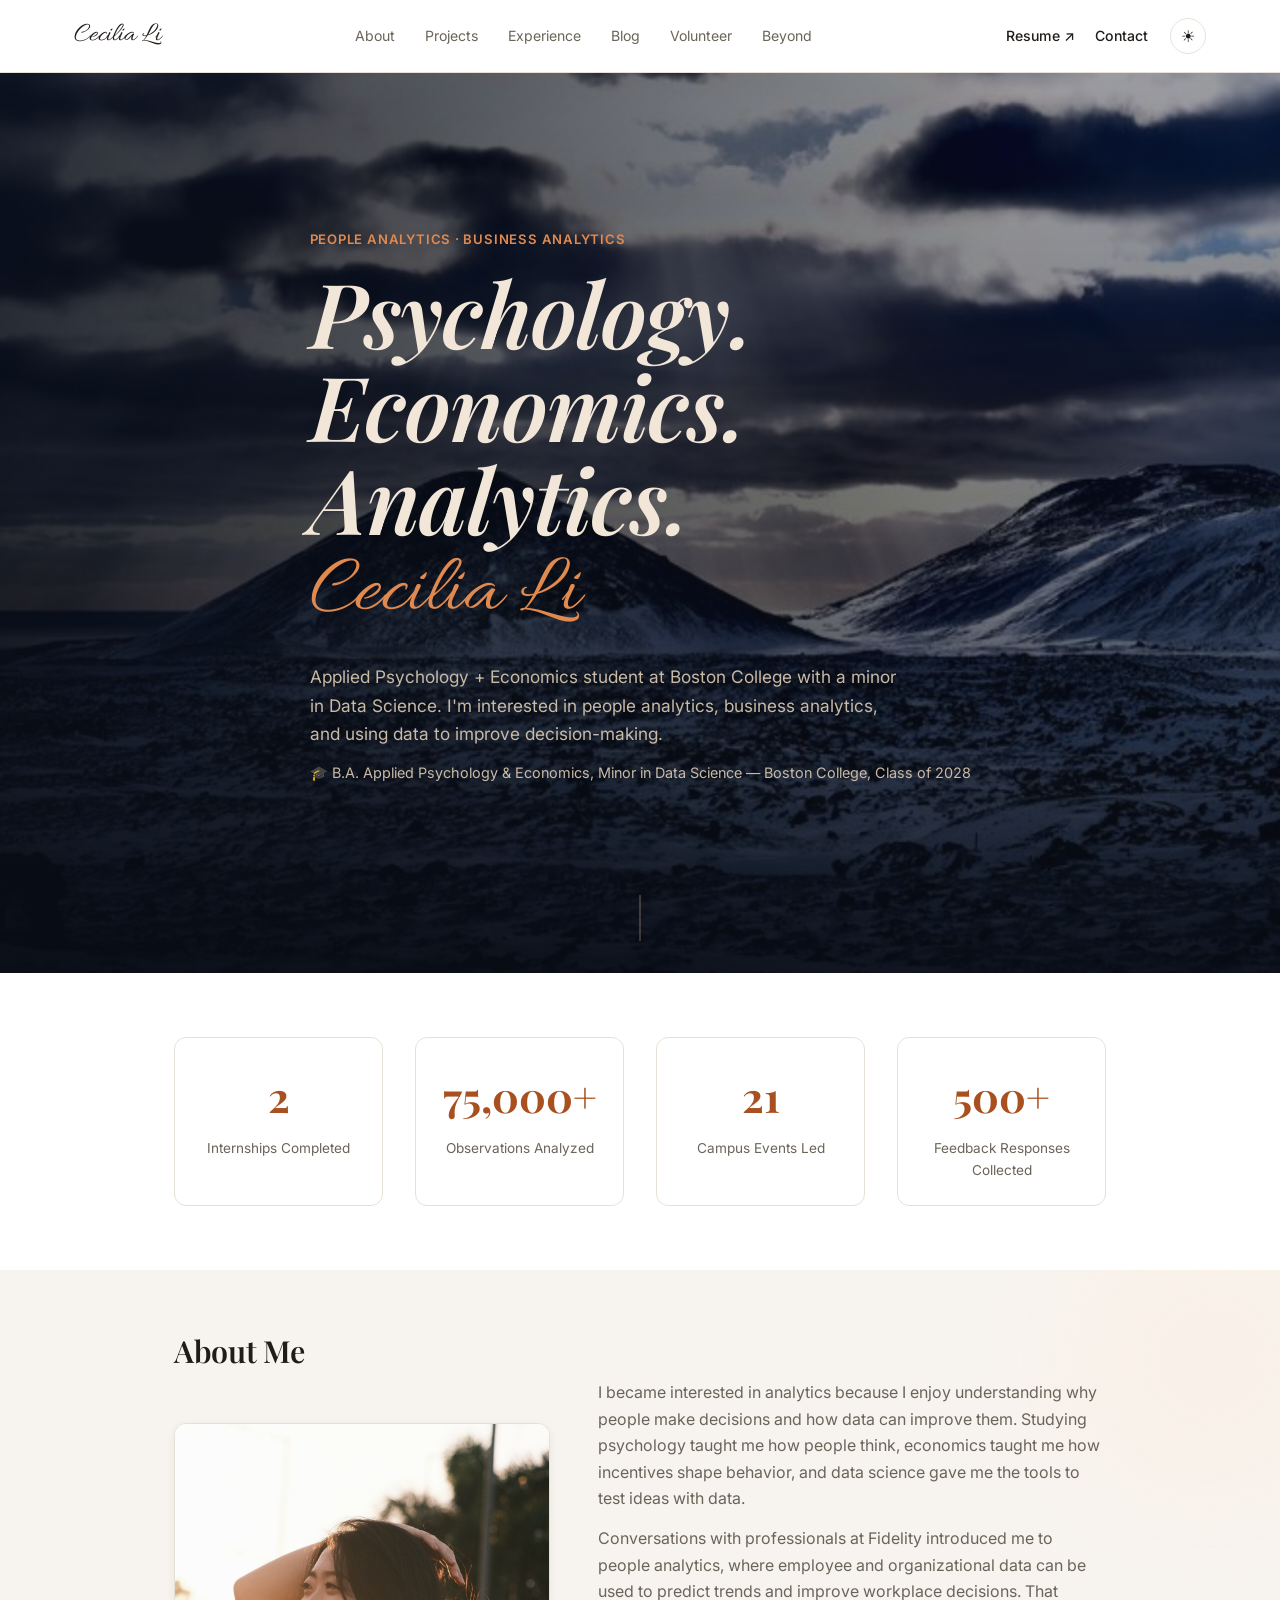
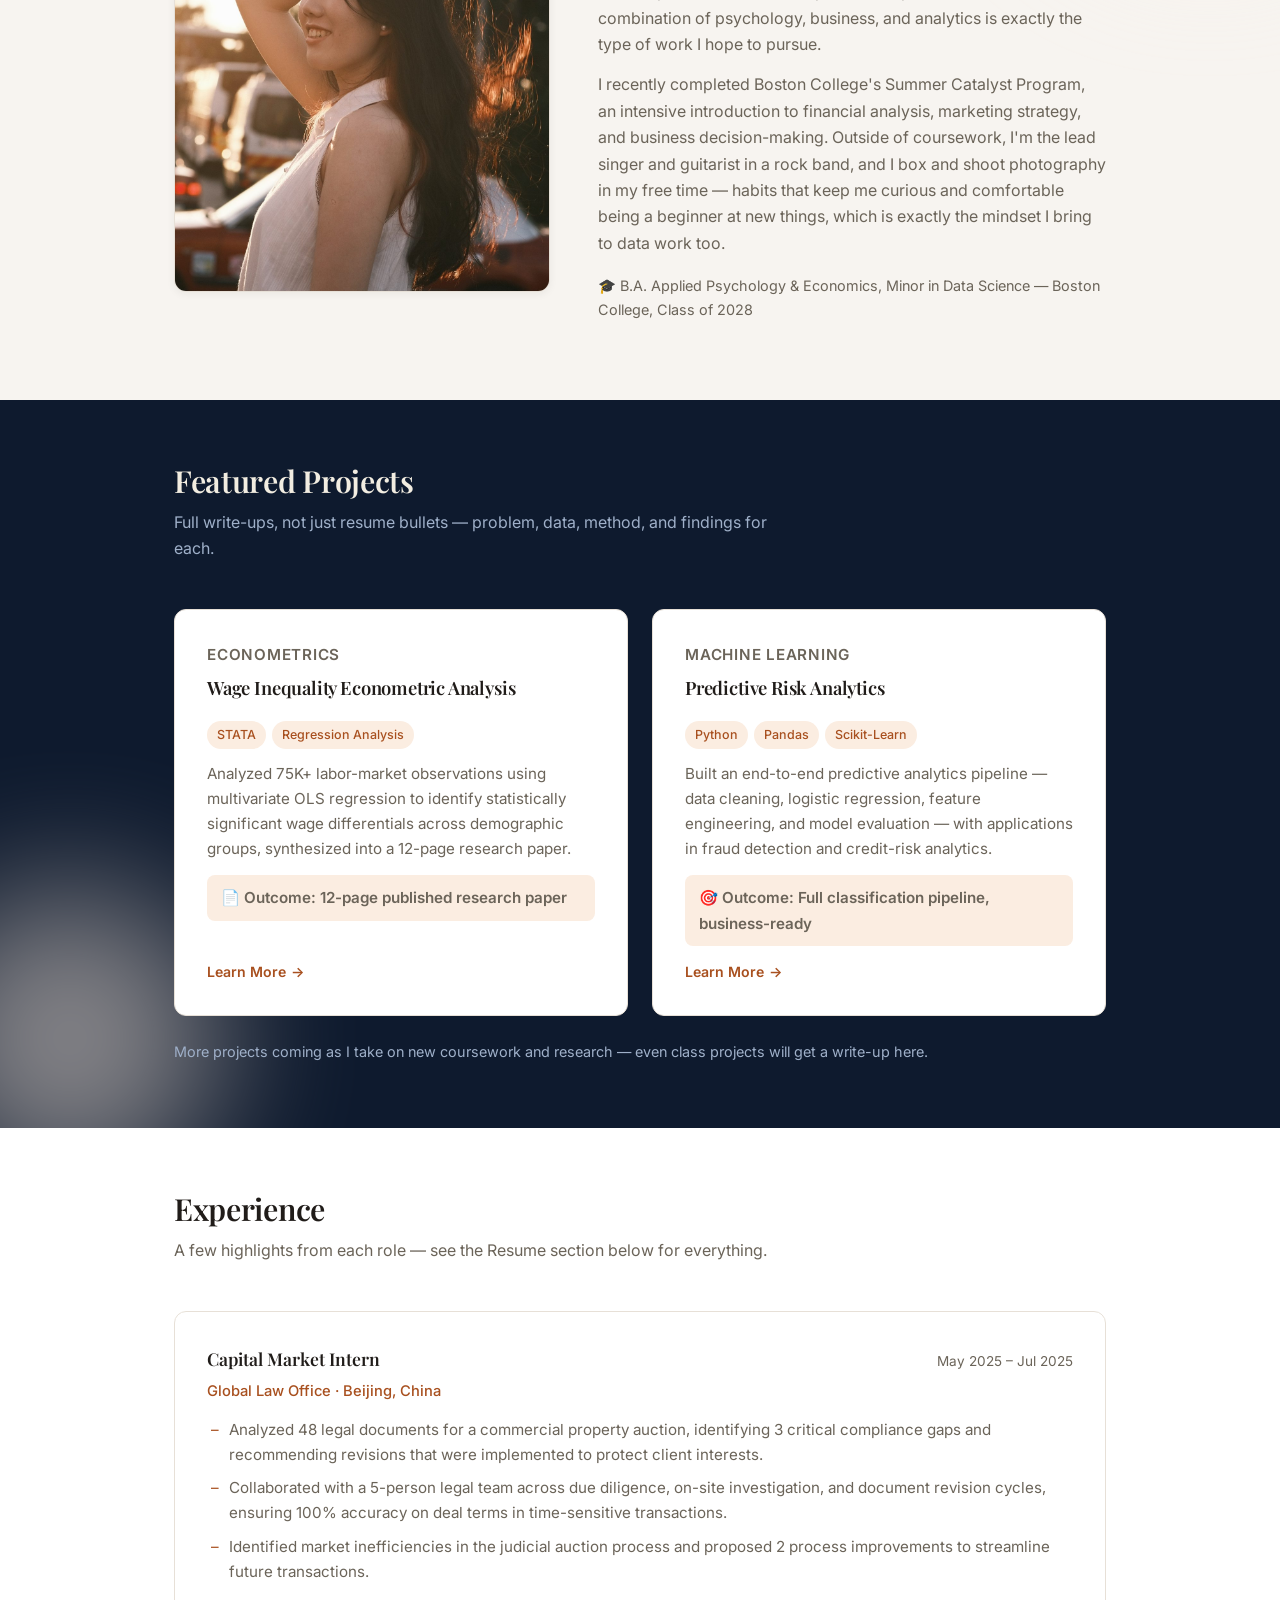
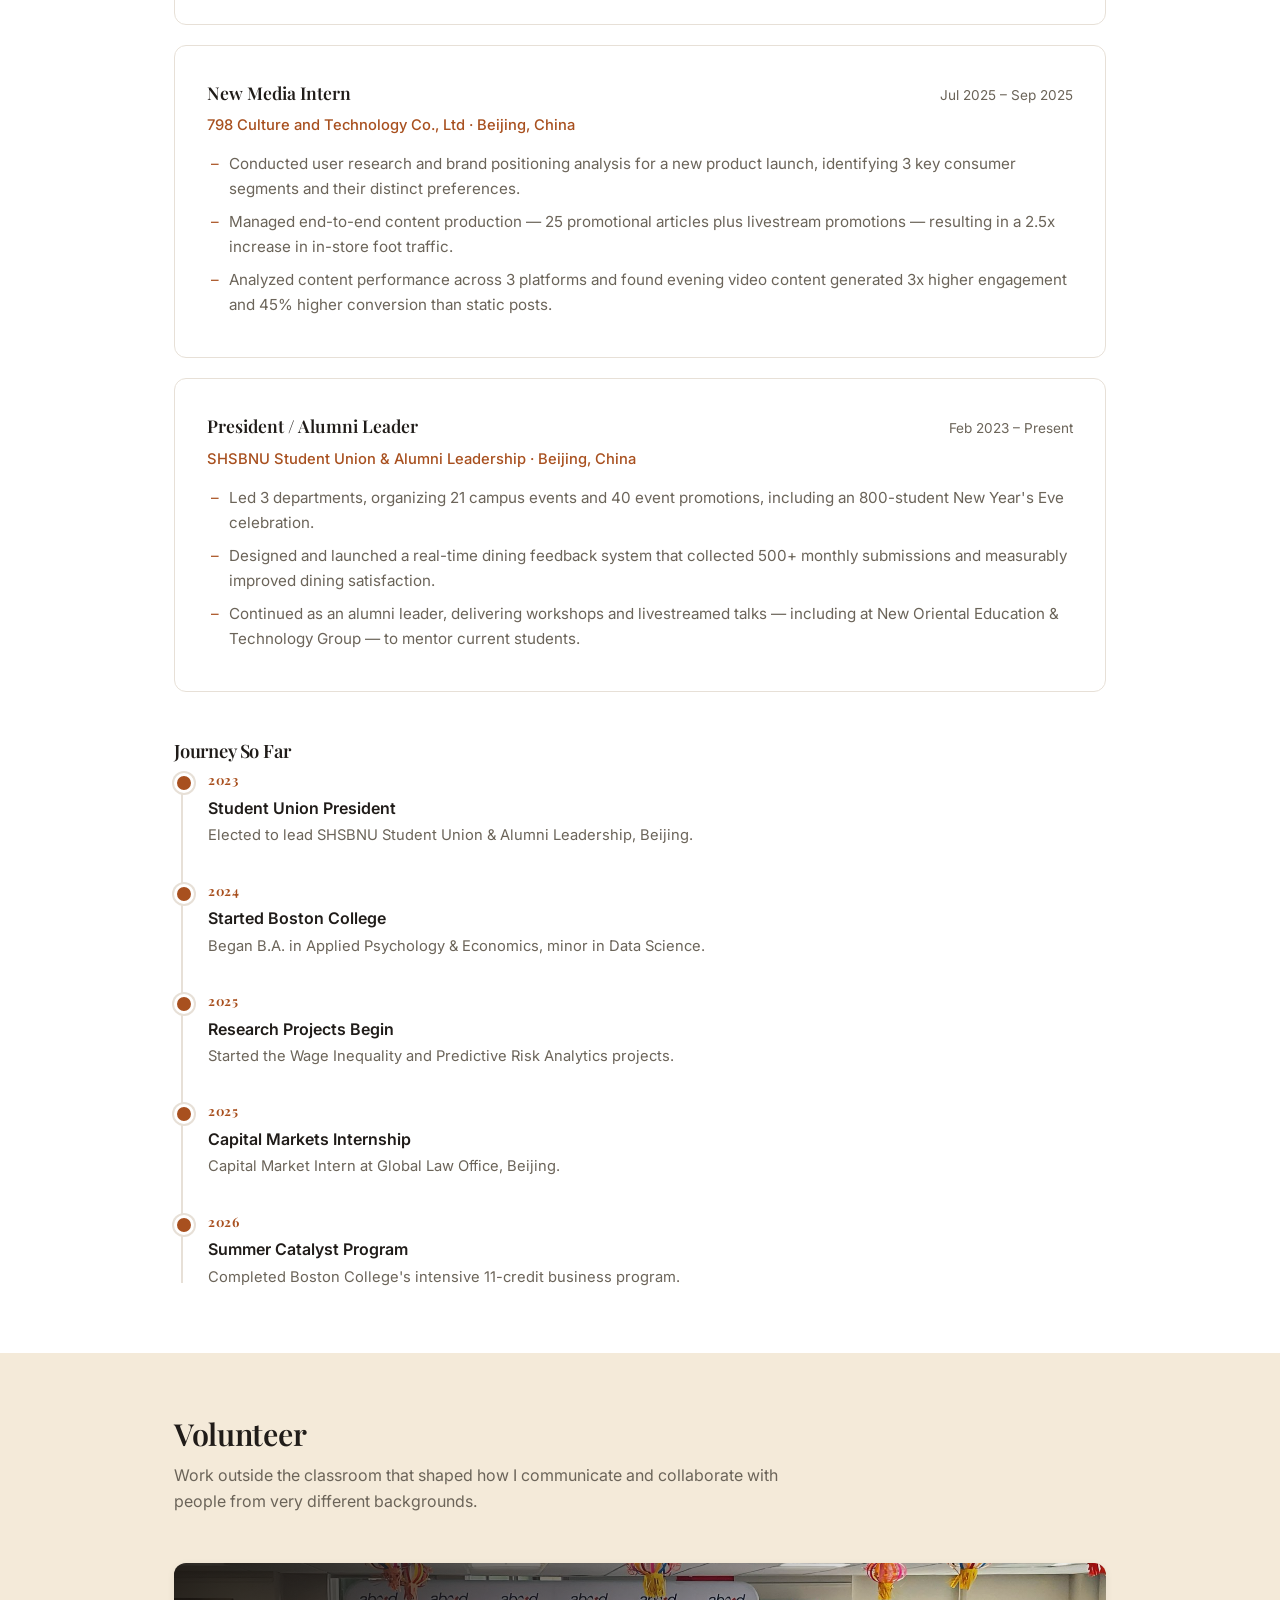
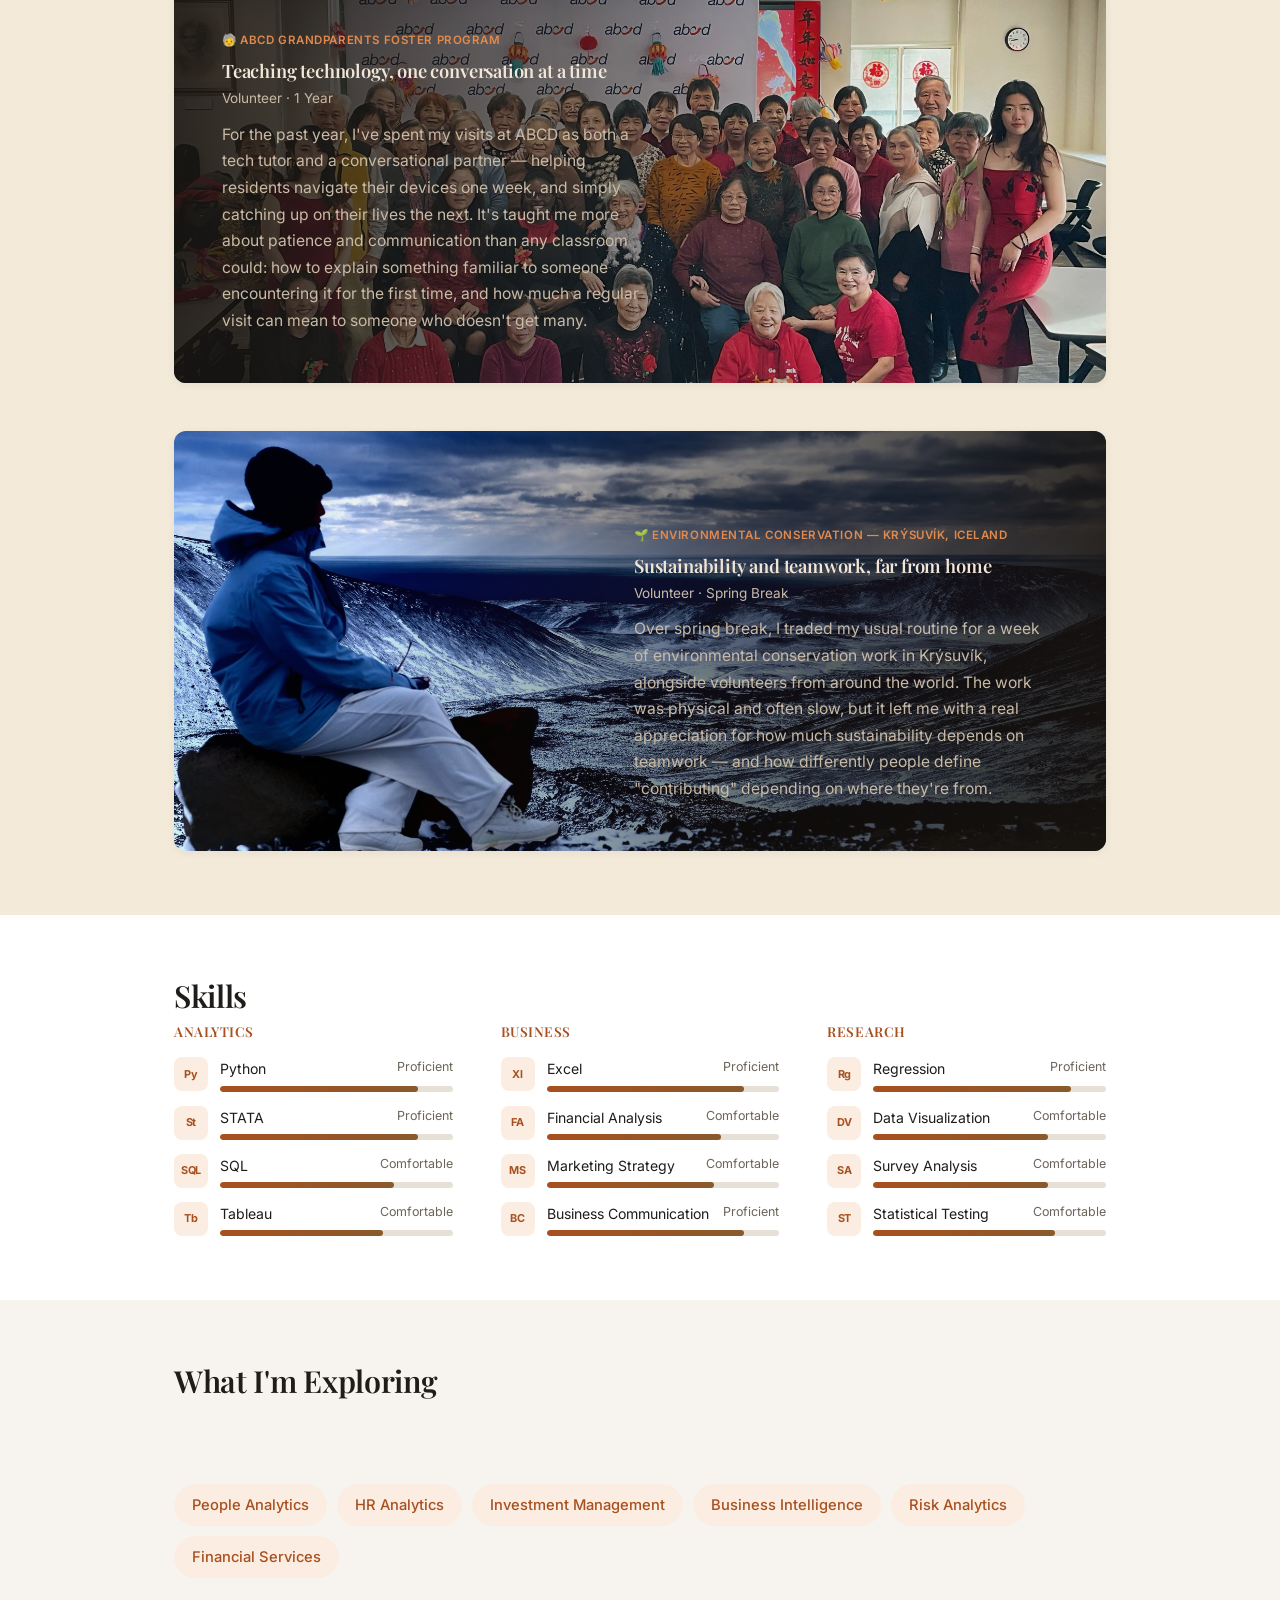
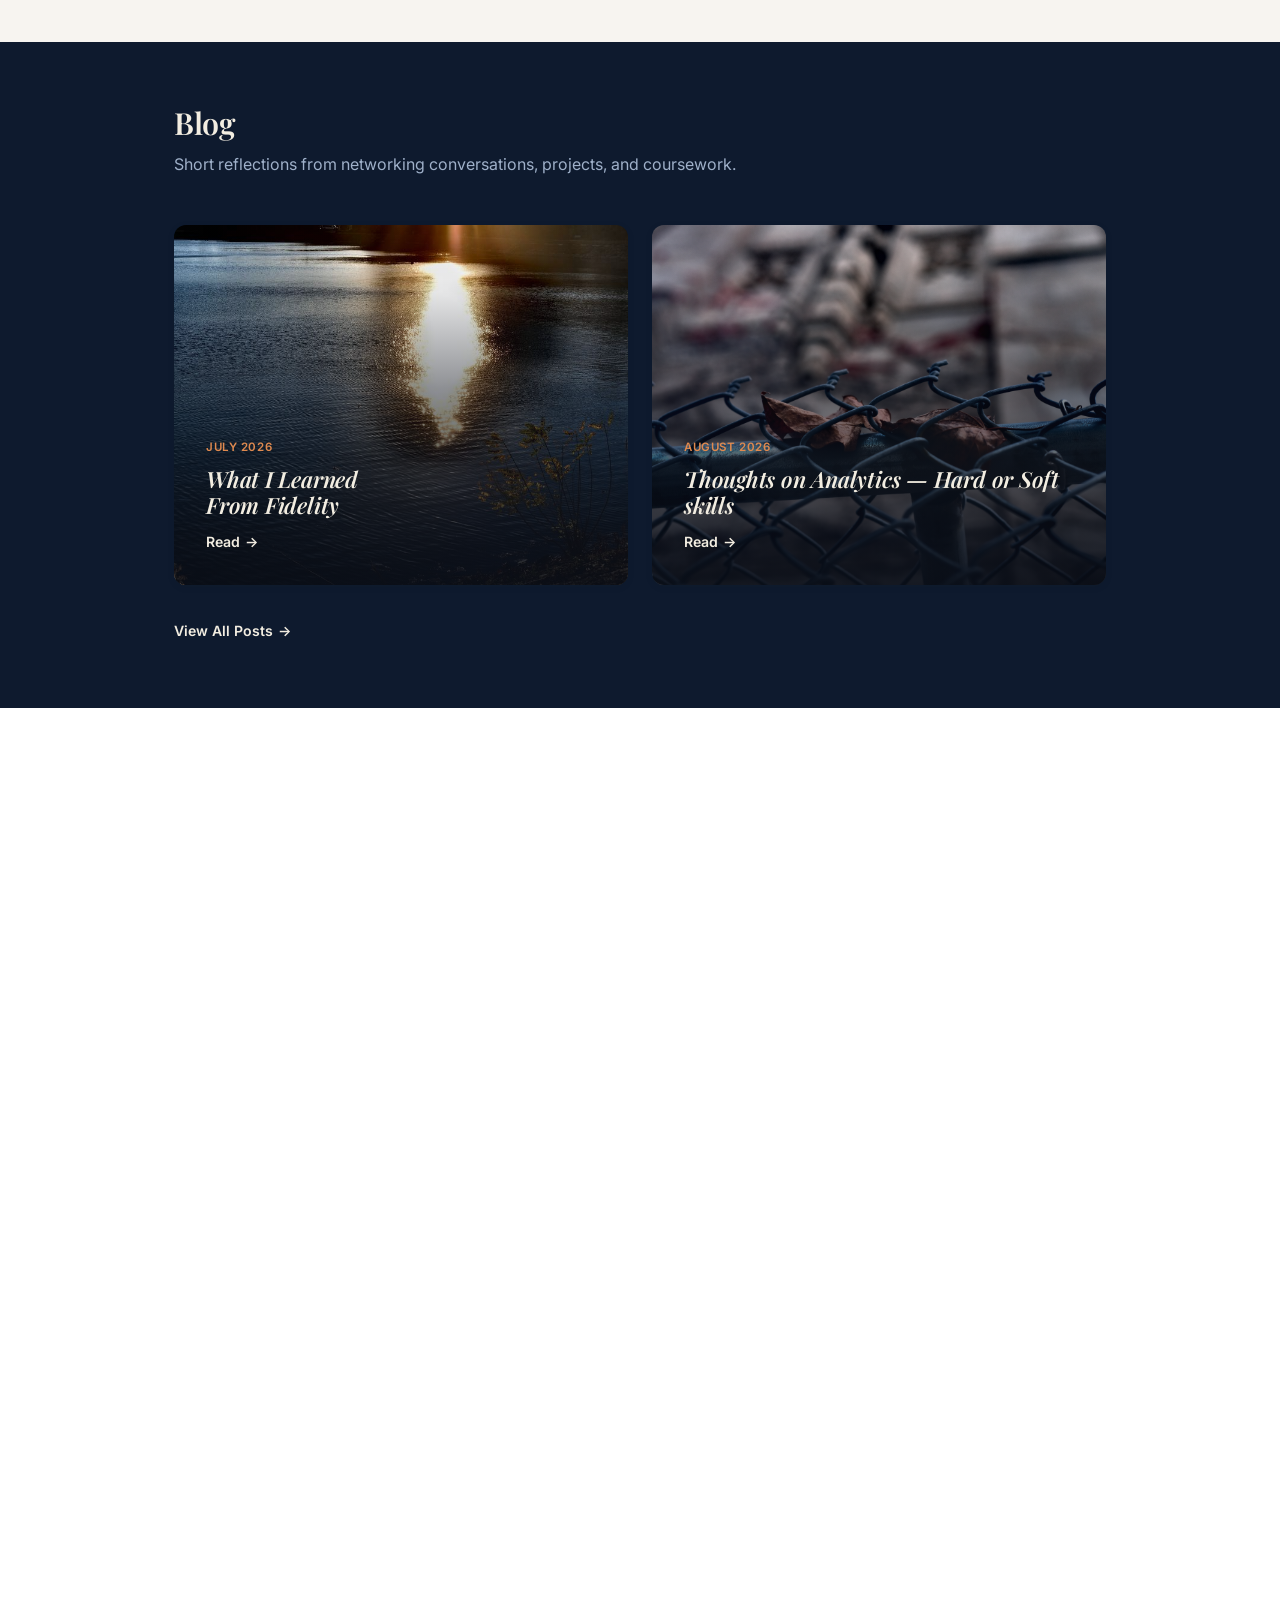
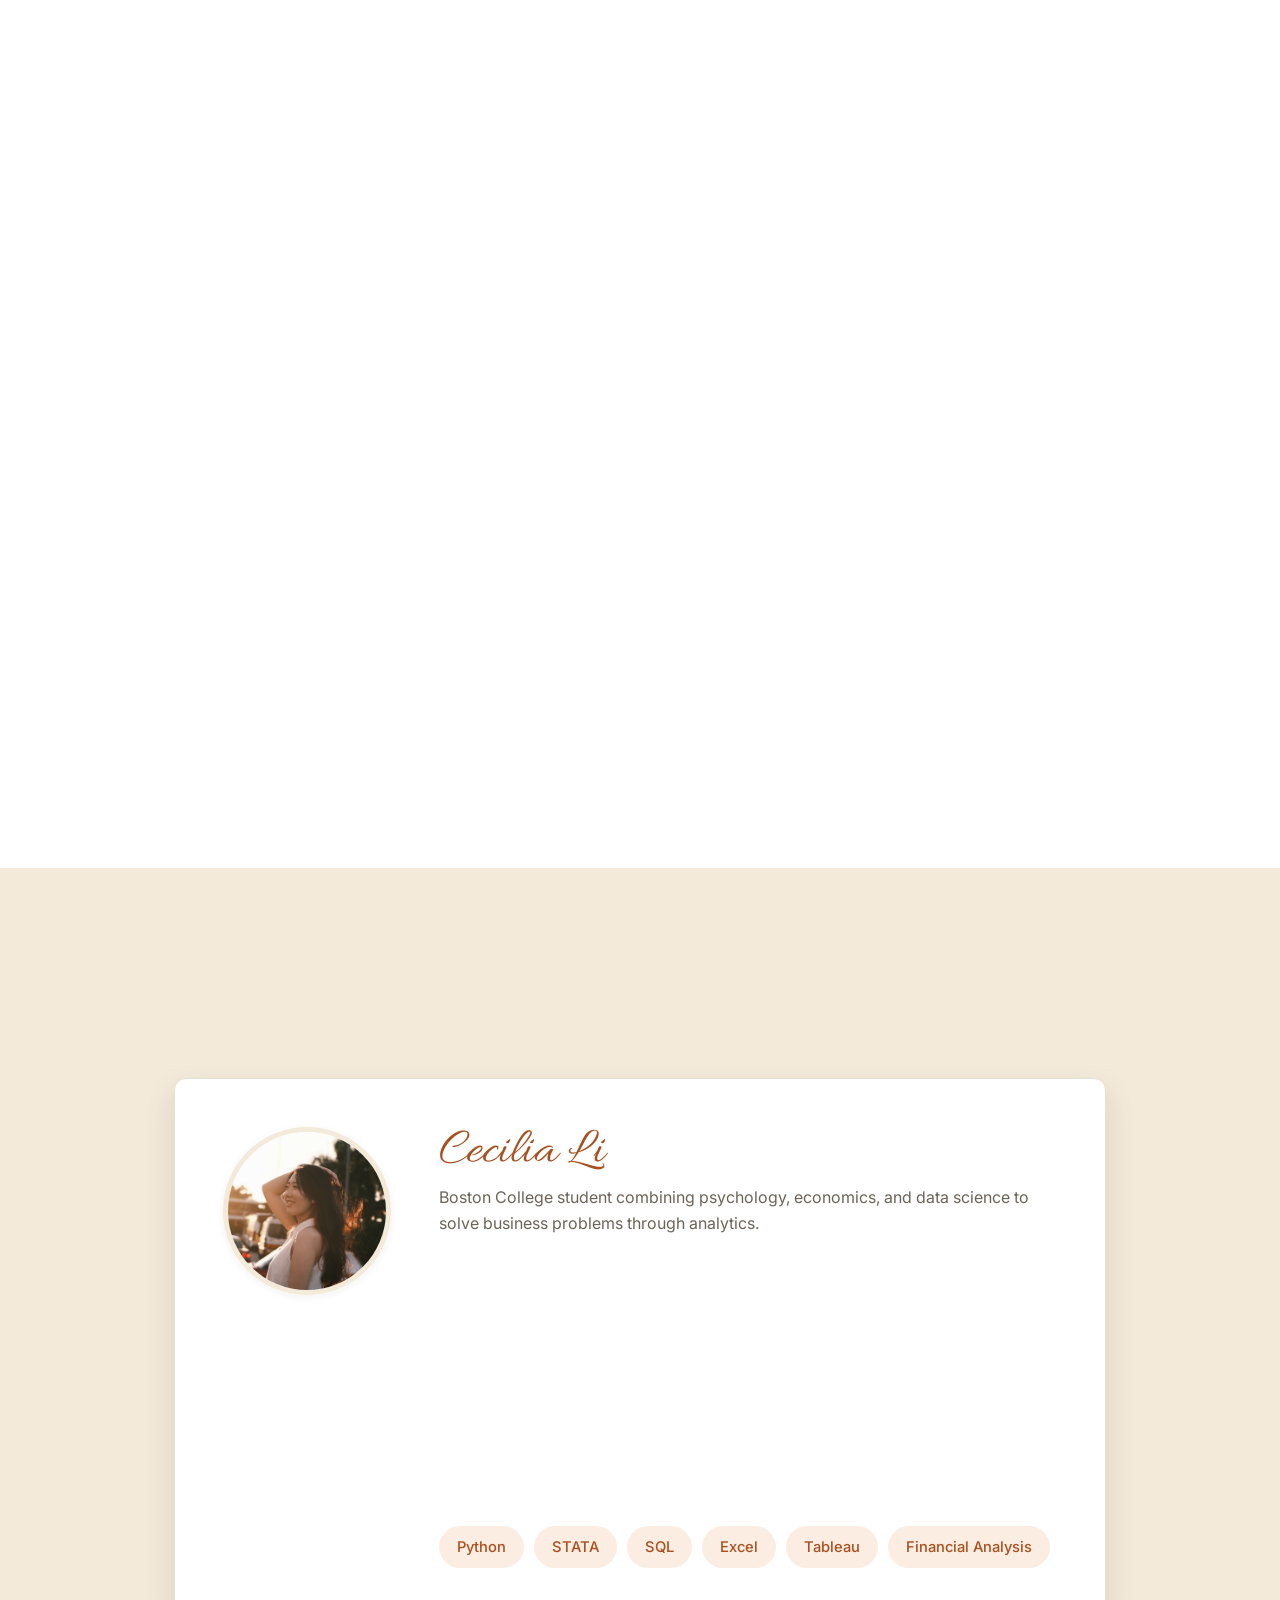
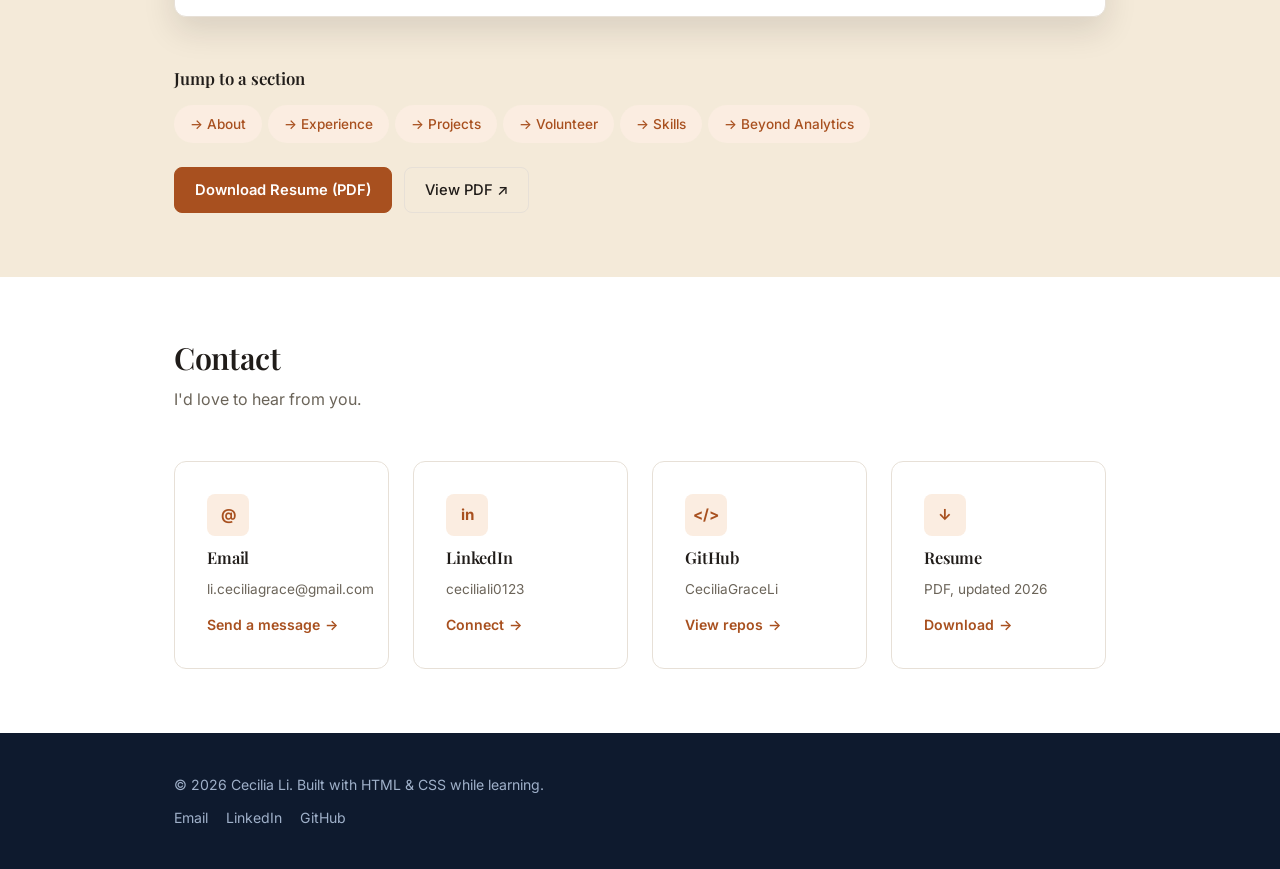
<file: index.html>
<!DOCTYPE html>
<html lang="en">
<head>
  <meta charset="UTF-8" />
  <meta name="viewport" content="width=device-width, initial-scale=1.0" />
  <title>Cecilia Li — People &amp; Business Analytics</title>
  <meta name="description" content="Cecilia Li — Applied Psychology + Economics student at Boston College exploring people analytics, business analytics, and data-driven decision-making." />
  <link rel="stylesheet" href="style.css" />
</head>
<body>

  <a class="skip-link" href="#main">Skip to content</a>

  <!-- ===== Loading screen ===== -->
  <div class="loader" aria-hidden="true">
    <span class="loader-mark">CL</span>
  </div>

  <!-- ===== Scroll progress ===== -->
  <div class="scroll-progress" aria-hidden="true">
    <div class="scroll-progress-bar"></div>
  </div>

  <!-- ===== Nav ===== -->
  <nav aria-label="Primary">
    <div class="nav-inner">
      <a href="#top" class="nav-logo signature">Cecilia Li</a>
      <div class="nav-center">
        <ul class="nav-links" id="navLinks">
          <li><a href="#about">About</a></li>
          <li><a href="#projects">Projects</a></li>
          <li><a href="#experience">Experience</a></li>
          <li><a href="#blog">Blog</a></li>
          <li><a href="#volunteer">Volunteer</a></li>
          <li><a href="#beyond">Beyond</a></li>
          <li class="nav-links-mobile-only"><a href="#resume">Resume ↗</a></li>
          <li class="nav-links-mobile-only"><a href="#contact">Contact</a></li>
        </ul>
      </div>
      <div class="nav-right">
        <div class="nav-cta">
          <a href="#resume">Resume ↗</a>
          <a href="#contact">Contact</a>
        </div>
        <button class="theme-toggle" aria-pressed="false" aria-label="Toggle dark mode">
          <span class="icon-sun" aria-hidden="true">☀</span>
          <span class="icon-moon" aria-hidden="true">☾</span>
        </button>
        <button class="nav-toggle" aria-label="Toggle navigation menu" aria-expanded="false" aria-controls="navLinks">
          <span></span><span></span><span></span>
        </button>
      </div>
    </div>
  </nav>

  <!-- ===== Hero ===== -->
  <header class="hero" id="top">
    <div class="hero-bg-photo parallax-bg" role="img" aria-label="Dramatic winter sky over Iceland's volcanic hills, one of Cecilia's own photographs"></div>
    <div class="hero-scrim"></div>

    <div class="container hero-content">
      <p class="eyebrow reveal">People Analytics · Business Analytics</p>
      <h1 class="hero-headline">
        <span class="hero-headline-word reveal reveal-d1">Psychology.</span>
        <span class="hero-headline-word reveal reveal-d2">Economics.</span>
        <span class="hero-headline-word reveal reveal-d3">Analytics.</span>
      </h1>
      <p class="hero-signature-name signature" id="heroSignature">Cecilia Li</p>
      <p class="intro reveal reveal-d4">
        Applied Psychology + Economics student at Boston College with a
        minor in Data Science. I'm interested in people analytics,
        business analytics, and using data to improve decision-making.
      </p>
      <p class="meta-line reveal reveal-d4">
        🎓 B.A. Applied Psychology &amp; Economics, Minor in Data Science —
        Boston College, Class of 2028
      </p>

      <div class="link-row reveal reveal-d4">
        <a href="#resume" class="btn btn-primary">View Resume</a>
        <a href="https://www.linkedin.com/in/ceciliali0123" class="btn" target="_blank" rel="noopener">LinkedIn ↗</a>
        <a href="https://github.com/CeciliaGraceLi" class="btn" target="_blank" rel="noopener">GitHub ↗</a>
      </div>
    </div>

    <a href="#about" class="hero-scroll-cue" aria-label="Scroll to About section"><span></span></a>
  </header>

  <main id="main">

    <!-- ===== Stats ===== -->
    <section class="stats-section section reveal" aria-label="Key achievements">
      <div class="container">
        <div class="stats-grid">
          <div class="stat-block">
            <span class="stat-number" data-counter="2">0</span>
            <span class="stat-label">Internships Completed</span>
          </div>
          <div class="stat-block">
            <span class="stat-number" data-counter="75000" data-suffix="+">0</span>
            <span class="stat-label">Observations Analyzed</span>
          </div>
          <div class="stat-block">
            <span class="stat-number" data-counter="21">0</span>
            <span class="stat-label">Campus Events Led</span>
          </div>
          <div class="stat-block">
            <span class="stat-number" data-counter="500" data-suffix="+">0</span>
            <span class="stat-label">Feedback Responses Collected</span>
          </div>
        </div>
      </div>
    </section>

    <!-- ===== About ===== -->
    <section class="section section-alt" id="about" style="position: relative; overflow: hidden;">
      <div class="bg-decor" style="width: 340px; height: 340px; top: -80px; right: -100px; background: var(--accent-soft);" aria-hidden="true"></div>
      <div class="container">
        <h2 class="section-title reveal">About Me</h2>
        <div class="about-grid">
          <div class="about-photo-frame reveal">
            <img src="assets/photo-hero-bg.jpg" alt="Cecilia Li" style="object-position: 45% 22%;" />
          </div>
          <div class="about-copy reveal reveal-d1">
            <p>
              I became interested in analytics because I enjoy understanding
              why people make decisions and how data can improve them.
              Studying psychology taught me how people think, economics
              taught me how incentives shape behavior, and data science gave
              me the tools to test ideas with data.
            </p>
            <p>
              Conversations with professionals at Fidelity introduced me to
              people analytics, where employee and organizational data can
              be used to predict trends and improve workplace decisions.
              That combination of psychology, business, and analytics is
              exactly the type of work I hope to pursue.
            </p>
            <p>
              I recently completed Boston College's Summer Catalyst Program,
              an intensive introduction to financial analysis, marketing
              strategy, and business decision-making. Outside of coursework,
              I'm the lead singer and guitarist in a rock band, and I box
              and shoot photography in my free time — habits that keep me
              curious and comfortable being a beginner at new things, which
              is exactly the mindset I bring to data work too.
            </p>
            <p class="about-meta-line">
              🎓 B.A. Applied Psychology &amp; Economics, Minor in Data Science — Boston College, Class of 2028
            </p>
          </div>
        </div>
      </div>
    </section>

    <!-- ===== Projects ===== -->
    <section class="section section-navy" id="projects" style="position: relative; overflow: hidden;">
      <div class="bg-decor" style="width: 300px; height: 300px; bottom: -60px; left: -80px; background: var(--accent-soft);" aria-hidden="true"></div>
      <div class="container">
        <h2 class="section-title reveal">Featured Projects</h2>
        <p class="section-subtitle reveal">
          Full write-ups, not just resume bullets — problem, data, method,
          and findings for each.
        </p>

        <div class="card-grid">
          <div class="card reveal">
            <p class="card-tag">Econometrics</p>
            <h3>Wage Inequality Econometric Analysis</h3>
            <div class="tag-row">
              <span class="tag">STATA</span>
              <span class="tag">Regression Analysis</span>
            </div>
            <p>
              Analyzed 75K+ labor-market observations using multivariate OLS
              regression to identify statistically significant wage
              differentials across demographic groups, synthesized into a
              12-page research paper.
            </p>
            <p class="card-outcome">📄 Outcome: 12-page published research paper</p>
            <a href="wage-inequality.html" class="card-link">Learn More <span class="arrow">→</span></a>
          </div>

          <div class="card reveal reveal-d1">
            <p class="card-tag">Machine Learning</p>
            <h3>Predictive Risk Analytics</h3>
            <div class="tag-row">
              <span class="tag">Python</span>
              <span class="tag">Pandas</span>
              <span class="tag">Scikit-Learn</span>
            </div>
            <p>
              Built an end-to-end predictive analytics pipeline — data
              cleaning, logistic regression, feature engineering, and model
              evaluation — with applications in fraud detection and
              credit-risk analytics.
            </p>
            <p class="card-outcome">🎯 Outcome: Full classification pipeline, business-ready</p>
            <a href="predictive-risk.html" class="card-link">Learn More <span class="arrow">→</span></a>
          </div>
        </div>

        <p class="muted-note">
          More projects coming as I take on new coursework and research —
          even class projects will get a write-up here.
        </p>
      </div>
    </section>

    <!-- ===== Experience ===== -->
    <section class="section" id="experience">
      <div class="container">
        <h2 class="section-title reveal">Experience</h2>
        <p class="section-subtitle reveal">
          A few highlights from each role — see the Resume section below
          for everything.
        </p>

        <div class="exp-card reveal">
          <div class="exp-header">
            <span class="exp-role">Capital Market Intern</span>
            <span class="exp-dates">May 2025 – Jul 2025</span>
          </div>
          <p class="exp-org">Global Law Office · Beijing, China</p>
          <ul>
            <li>Analyzed 48 legal documents for a commercial property auction, identifying 3 critical compliance gaps and recommending revisions that were implemented to protect client interests.</li>
            <li>Collaborated with a 5-person legal team across due diligence, on-site investigation, and document revision cycles, ensuring 100% accuracy on deal terms in time-sensitive transactions.</li>
            <li>Identified market inefficiencies in the judicial auction process and proposed 2 process improvements to streamline future transactions.</li>
          </ul>
        </div>

        <div class="exp-card reveal reveal-d1">
          <div class="exp-header">
            <span class="exp-role">New Media Intern</span>
            <span class="exp-dates">Jul 2025 – Sep 2025</span>
          </div>
          <p class="exp-org">798 Culture and Technology Co., Ltd · Beijing, China</p>
          <ul>
            <li>Conducted user research and brand positioning analysis for a new product launch, identifying 3 key consumer segments and their distinct preferences.</li>
            <li>Managed end-to-end content production — 25 promotional articles plus livestream promotions — resulting in a 2.5x increase in in-store foot traffic.</li>
            <li>Analyzed content performance across 3 platforms and found evening video content generated 3x higher engagement and 45% higher conversion than static posts.</li>
          </ul>
        </div>

        <div class="exp-card reveal reveal-d2">
          <div class="exp-header">
            <span class="exp-role">President / Alumni Leader</span>
            <span class="exp-dates">Feb 2023 – Present</span>
          </div>
          <p class="exp-org">SHSBNU Student Union &amp; Alumni Leadership · Beijing, China</p>
          <ul>
            <li>Led 3 departments, organizing 21 campus events and 40 event promotions, including an 800-student New Year's Eve celebration.</li>
            <li>Designed and launched a real-time dining feedback system that collected 500+ monthly submissions and measurably improved dining satisfaction.</li>
            <li>Continued as an alumni leader, delivering workshops and livestreamed talks — including at New Oriental Education &amp; Technology Group — to mentor current students.</li>
          </ul>
        </div>

        <h3 class="reveal" style="font-size: 1.15rem; margin: 48px 0 4px;">Journey So Far</h3>
        <div class="timeline reveal">
          <div class="timeline-item">
            <p class="timeline-year">2023</p>
            <p class="timeline-title">Student Union President</p>
            <p class="timeline-desc">Elected to lead SHSBNU Student Union &amp; Alumni Leadership, Beijing.</p>
          </div>
          <div class="timeline-item">
            <p class="timeline-year">2024</p>
            <p class="timeline-title">Started Boston College</p>
            <p class="timeline-desc">Began B.A. in Applied Psychology &amp; Economics, minor in Data Science.</p>
          </div>
          <div class="timeline-item">
            <p class="timeline-year">2025</p>
            <p class="timeline-title">Research Projects Begin</p>
            <p class="timeline-desc">Started the Wage Inequality and Predictive Risk Analytics projects.</p>
          </div>
          <div class="timeline-item">
            <p class="timeline-year">2025</p>
            <p class="timeline-title">Capital Markets Internship</p>
            <p class="timeline-desc">Capital Market Intern at Global Law Office, Beijing.</p>
          </div>
          <div class="timeline-item">
            <p class="timeline-year">2026</p>
            <p class="timeline-title">Summer Catalyst Program</p>
            <p class="timeline-desc">Completed Boston College's intensive 11-credit business program.</p>
          </div>
        </div>
      </div>
    </section>

    <!-- ===== Volunteer ===== -->
    <section class="section section-beige" id="volunteer">
      <div class="container">
        <h2 class="section-title reveal">Volunteer</h2>
        <p class="section-subtitle reveal">
          Work outside the classroom that shaped how I communicate and
          collaborate with people from very different backgrounds.
        </p>

        <div class="volunteer-feature reveal">
          <div class="volunteer-feature-bg" style="background-image: url('assets/volunteer-abcd.jpg');" role="img" aria-label="Group photo with ABCD Grandparents Foster Program participants"></div>
          <div class="volunteer-feature-scrim"></div>
          <div class="volunteer-feature-content">
            <p class="card-tag">🧓 ABCD Grandparents Foster Program</p>
            <h3 class="exp-role word-reveal">Teaching technology, one conversation at a time</h3>
            <div class="exp-header" style="margin-top: 6px;">
              <span class="exp-dates">Volunteer · 1 Year</span>
            </div>
            <p class="volunteer-story">
              For the past year, I've spent my visits at ABCD as both a
              tech tutor and a conversational partner — helping residents
              navigate their devices one week, and simply catching up on
              their lives the next. It's taught me more about patience
              and communication than any classroom could: how to explain
              something familiar to someone encountering it for the
              first time, and how much a regular visit can mean to
              someone who doesn't get many.
            </p>
          </div>
        </div>

        <div class="volunteer-feature reverse reveal">
          <div class="volunteer-feature-bg" style="background-image: url('assets/volunteer-iceland.jpg'); background-position: center 30%;" role="img" aria-label="Overlooking the volcanic landscape near Krýsuvík, Iceland"></div>
          <div class="volunteer-feature-scrim"></div>
          <div class="volunteer-feature-content">
            <p class="card-tag">🌱 Environmental Conservation — Krýsuvík, Iceland</p>
            <h3 class="exp-role word-reveal">Sustainability and teamwork, far from home</h3>
            <div class="exp-header" style="margin-top: 6px;">
              <span class="exp-dates">Volunteer · Spring Break</span>
            </div>
            <p class="volunteer-story">
              Over spring break, I traded my usual routine for a week of
              environmental conservation work in Krýsuvík, alongside
              volunteers from around the world. The work was physical
              and often slow, but it left me with a real appreciation
              for how much sustainability depends on teamwork — and how
              differently people define "contributing" depending on
              where they're from.
            </p>
          </div>
        </div>
      </div>
    </section>

    <!-- ===== Skills ===== -->
    <section class="section" id="skills">
      <div class="container">
        <h2 class="section-title reveal">Skills</h2>

        <div class="skills-grid">
          <div class="skill-group reveal">
            <h3>Analytics</h3>
            <div class="skill-item">
              <span class="skill-icon">Py</span>
              <div class="skill-info">
                <div class="skill-name-row"><span>Python</span><span>Proficient</span></div>
                <div class="skill-bar"><div class="skill-bar-fill" style="width: 85%;"></div></div>
              </div>
            </div>
            <div class="skill-item">
              <span class="skill-icon">St</span>
              <div class="skill-info">
                <div class="skill-name-row"><span>STATA</span><span>Proficient</span></div>
                <div class="skill-bar"><div class="skill-bar-fill" style="width: 85%;"></div></div>
              </div>
            </div>
            <div class="skill-item">
              <span class="skill-icon">SQL</span>
              <div class="skill-info">
                <div class="skill-name-row"><span>SQL</span><span>Comfortable</span></div>
                <div class="skill-bar"><div class="skill-bar-fill" style="width: 75%;"></div></div>
              </div>
            </div>
            <div class="skill-item">
              <span class="skill-icon">Tb</span>
              <div class="skill-info">
                <div class="skill-name-row"><span>Tableau</span><span>Comfortable</span></div>
                <div class="skill-bar"><div class="skill-bar-fill" style="width: 70%;"></div></div>
              </div>
            </div>
          </div>

          <div class="skill-group reveal reveal-d1">
            <h3>Business</h3>
            <div class="skill-item">
              <span class="skill-icon">Xl</span>
              <div class="skill-info">
                <div class="skill-name-row"><span>Excel</span><span>Proficient</span></div>
                <div class="skill-bar"><div class="skill-bar-fill" style="width: 85%;"></div></div>
              </div>
            </div>
            <div class="skill-item">
              <span class="skill-icon">FA</span>
              <div class="skill-info">
                <div class="skill-name-row"><span>Financial Analysis</span><span>Comfortable</span></div>
                <div class="skill-bar"><div class="skill-bar-fill" style="width: 75%;"></div></div>
              </div>
            </div>
            <div class="skill-item">
              <span class="skill-icon">MS</span>
              <div class="skill-info">
                <div class="skill-name-row"><span>Marketing Strategy</span><span>Comfortable</span></div>
                <div class="skill-bar"><div class="skill-bar-fill" style="width: 72%;"></div></div>
              </div>
            </div>
            <div class="skill-item">
              <span class="skill-icon">BC</span>
              <div class="skill-info">
                <div class="skill-name-row"><span>Business Communication</span><span>Proficient</span></div>
                <div class="skill-bar"><div class="skill-bar-fill" style="width: 85%;"></div></div>
              </div>
            </div>
          </div>

          <div class="skill-group reveal reveal-d2">
            <h3>Research</h3>
            <div class="skill-item">
              <span class="skill-icon">Rg</span>
              <div class="skill-info">
                <div class="skill-name-row"><span>Regression</span><span>Proficient</span></div>
                <div class="skill-bar"><div class="skill-bar-fill" style="width: 85%;"></div></div>
              </div>
            </div>
            <div class="skill-item">
              <span class="skill-icon">DV</span>
              <div class="skill-info">
                <div class="skill-name-row"><span>Data Visualization</span><span>Comfortable</span></div>
                <div class="skill-bar"><div class="skill-bar-fill" style="width: 75%;"></div></div>
              </div>
            </div>
            <div class="skill-item">
              <span class="skill-icon">SA</span>
              <div class="skill-info">
                <div class="skill-name-row"><span>Survey Analysis</span><span>Comfortable</span></div>
                <div class="skill-bar"><div class="skill-bar-fill" style="width: 75%;"></div></div>
              </div>
            </div>
            <div class="skill-item">
              <span class="skill-icon">ST</span>
              <div class="skill-info">
                <div class="skill-name-row"><span>Statistical Testing</span><span>Comfortable</span></div>
                <div class="skill-bar"><div class="skill-bar-fill" style="width: 78%;"></div></div>
              </div>
            </div>
          </div>
        </div>
      </div>
    </section>

    <!-- ===== What I'm Exploring ===== -->
    <section class="section section-alt" id="exploring">
      <div class="container">
        <h2 class="section-title reveal">What I'm Exploring</h2>
        <p class="section-subtitle reveal">Right now I'm exploring:</p>
        <div class="exploring-row reveal">
          <span class="exploring-chip">People Analytics</span>
          <span class="exploring-chip">HR Analytics</span>
          <span class="exploring-chip">Investment Management</span>
          <span class="exploring-chip">Business Intelligence</span>
          <span class="exploring-chip">Risk Analytics</span>
          <span class="exploring-chip">Financial Services</span>
        </div>
      </div>
    </section>

    <!-- ===== Blog ===== -->
    <section class="section section-navy" id="blog">
      <div class="container">
        <h2 class="section-title reveal">Blog</h2>
        <p class="section-subtitle reveal">
          Short reflections from networking conversations, projects, and
          coursework.
        </p>

        <div class="card-grid">
          <a href="fidelity-hr-analytics.html" class="blog-card reveal">
            <div class="blog-card-bg" style="background-image: url('assets/photo-5.jpg');" role="img" aria-label="Sunlight reflecting on open water"></div>
            <div class="blog-card-scrim"></div>
            <div class="blog-card-content">
              <p class="card-tag">July 2026</p>
              <h3>What I Learned<br />From Fidelity</h3>
              <span class="card-link">Read <span class="arrow">→</span></span>
            </div>
          </a>
          <a href="howtouse_tech.html" class="blog-card reveal">
            <div class="blog-card-bg" style="background-image: url('assets/bg-2.JPG');" role="img" aria-label="Sunlight reflecting on open water"></div>
            <div class="blog-card-scrim"></div>
            <div class="blog-card-content">
              <p class="card-tag">August 2026</p>
              <h3>Thoughts on Analytics — Hard or Soft skills</h3>
              <span class="card-link">Read <span class="arrow">→</span></span>
            </div>
          </a>
        </div>

        <a href="blog.html" class="card-link reveal" style="display: inline-flex; margin-top: 20px; color: var(--navy-text);">View All Posts <span class="arrow">→</span></a>
      </div>
    </section>

    <!-- ===== Beyond Analytics ===== -->
    <section class="section" id="beyond" style="padding-bottom: 0;">
      <div class="container">
        <h2 class="section-title reveal">Beyond Analytics</h2>
        <p class="section-subtitle reveal">
          Outside of data, I enjoy creating music, exploring photography,
          and documenting experiences through travel. These creative
          pursuits help me stay curious and give me fresh perspectives
          that I bring back to my work.
        </p>
      </div>

      <div class="beyond-stack">
        <!-- Music -->
        <div class="beyond-feature reveal">
          <div class="beyond-feature-bg" style="background-image: url('assets/music.jpg');" role="img" aria-label="Performing on stage with the band, red and blue stage lighting"></div>
          <div class="beyond-feature-scrim"></div>
          <div class="container beyond-feature-content">
            <p class="card-tag">🎵 Music</p>
            <h3 class="word-reveal">Performing is where the analysis takes a back seat.</h3>
            <p>
              I enjoy playing multiple instruments and collaborating on
              original music. Our first releases will be available on
              Spotify and other streaming platforms soon.
            </p>
            <!-- Once your music is live, replace the span below with a real link, e.g.:
            <div class="link-row" style="margin-top: 14px;">
              <a href="YOUR_SPOTIFY_URL" class="btn" target="_blank" rel="noopener">Spotify ↗</a>
            </div>
            -->
            <div class="link-row" style="margin-top: 14px;">
              <span class="tag" style="opacity: 0.85; cursor: default;">🎧 Streaming links coming soon</span>
            </div>
          </div>
        </div>

        <!-- Photography — immersive rotating banner -->
        <div class="photo-banner reveal">
          <div class="photo-banner-bg parallax-bg active" style="background-image: url('assets/photo-1.jpg');" role="img" aria-label="Suspension bridge over water at dusk"></div>
          <div class="photo-banner-bg parallax-bg" style="background-image: url('assets/photo-3.jpg');" role="img" aria-label="Offshore wind turbines along the horizon"></div>
          <div class="photo-banner-bg parallax-bg" style="background-image: url('assets/photo-7.jpg');" role="img" aria-label="Snow-covered Icelandic landscape at dusk"></div>
          <div class="photo-banner-bg parallax-bg" style="background-image: url('assets/volunteer-iceland.jpg');" role="img" aria-label="Overlooking the volcanic landscape near Krýsuvík, Iceland"></div>
          <div class="photo-banner-scrim"></div>
          <div class="container photo-banner-content">
            <p class="card-tag">📷 Photography</p>
            <h3 class="photo-banner-title word-reveal">Every place has a story.</h3>
            <p>
              I enjoy capturing landscapes, architecture, and everyday
              moments while traveling: a habit that keeps me looking
              for the story behind the numbers, too.
            </p>
          </div>
        </div>

        <!-- Travel -->
        <div class="beyond-feature reveal">
          <div class="beyond-feature-bg" style="background-image: url('assets/photo-2.jpg');" role="img" aria-label="View from an airplane window above the clouds"></div>
          <div class="beyond-feature-scrim"></div>
          <div class="container beyond-feature-content">
            <p class="card-tag">✈️ Travel</p>
            <h3 class="word-reveal">New places, familiar questions.</h3>
            <p>
              From Icelandic lava fields to Miami's coastline, traveling
              is where I notice how differently people live, work, and
              make decisions: the same curiosity that drives my
              analytics work.
            </p>
          </div>
        </div>
      </div>
    </section>

    <!-- ===== Resume ===== -->
    <section class="section section-beige" id="resume">
      <div class="container">
        <h2 class="section-title reveal">Resume</h2>
        <p class="section-subtitle reveal">
          The short version lives on this page — explore it below, or
          grab the PDF for anything more formal.
        </p>

        <div class="resume-panel reveal">
          <div class="resume-panel-photo">
            <img src="assets/photo-hero-bg.jpg" alt="Cecilia Li" />
          </div>
          <div class="resume-panel-info">
            <p class="signature resume-panel-name">Cecilia Li</p>
            <p class="resume-panel-tagline">
              Boston College student combining psychology, economics,
              and data science to solve business problems through
              analytics.
            </p>

            <div class="resume-fact-grid">
              <div class="reveal reveal-d1">
                <p class="resume-fact-label">Academic</p>
                <p class="resume-fact-value">
                  B.A. Applied Psychology &amp; Economics<br />
                  Minor in Data Science<br />
                  Boston College, Class of 2028
                </p>
              </div>
              <div class="reveal reveal-d2">
                <p class="resume-fact-label">Languages</p>
                <p class="resume-fact-value">English · Mandarin</p>
              </div>
              <div class="reveal reveal-d3">
                <p class="resume-fact-label">Based In</p>
                <p class="resume-fact-value">Brighton, MA</p>
              </div>
              <div class="reveal reveal-d4">
                <p class="resume-fact-label">Contact</p>
                <p class="resume-fact-value">
                  <a href="mailto:li.ceciliagrace@gmail.com">li.ceciliagrace@gmail.com</a><br />
                  <a href="tel:8573547878">857-354-7878</a>
                </p>
              </div>
            </div>

            <div class="exploring-row reveal reveal-d2">
              <span class="exploring-chip">Python</span>
              <span class="exploring-chip">STATA</span>
              <span class="exploring-chip">SQL</span>
              <span class="exploring-chip">Excel</span>
              <span class="exploring-chip">Tableau</span>
              <span class="exploring-chip">Financial Analysis</span>
            </div>
          </div>
        </div>

        <p class="resume-jump-label reveal">Jump to a section</p>
        <div class="tag-row reveal" role="navigation" aria-label="Jump to resume sections">
          <a href="#about" class="tag" style="font-size: 0.85rem; padding: 8px 16px;">→ About</a>
          <a href="#experience" class="tag" style="font-size: 0.85rem; padding: 8px 16px;">→ Experience</a>
          <a href="#projects" class="tag" style="font-size: 0.85rem; padding: 8px 16px;">→ Projects</a>
          <a href="#volunteer" class="tag" style="font-size: 0.85rem; padding: 8px 16px;">→ Volunteer</a>
          <a href="#skills" class="tag" style="font-size: 0.85rem; padding: 8px 16px;">→ Skills</a>
          <a href="#beyond" class="tag" style="font-size: 0.85rem; padding: 8px 16px;">→ Beyond Analytics</a>
        </div>

        <div class="link-row reveal" style="margin-top: 24px;">
          <a href="assets/resume.pdf" download class="btn btn-primary">Download Resume (PDF)</a>
          <a href="assets/resume.pdf" target="_blank" rel="noopener" class="btn">View PDF ↗</a>
        </div>
      </div>
    </section>

    <!-- ===== Contact ===== -->
    <section class="section" id="contact">
      <div class="container">
        <h2 class="section-title reveal">Contact</h2>
        <p class="section-subtitle reveal">I'd love to hear from you.</p>

        <div class="contact-grid">
          <a href="mailto:li.ceciliagrace@gmail.com" class="contact-card reveal">
            <span class="contact-icon" aria-hidden="true">@</span>
            <h3>Email</h3>
            <p>li.ceciliagrace@gmail.com</p>
            <span class="card-link">Send a message <span class="arrow">→</span></span>
          </a>
          <a href="https://www.linkedin.com/in/ceciliali0123" class="contact-card reveal reveal-d1" target="_blank" rel="noopener">
            <span class="contact-icon" aria-hidden="true">in</span>
            <h3>LinkedIn</h3>
            <p>ceciliali0123</p>
            <span class="card-link">Connect <span class="arrow">→</span></span>
          </a>
          <a href="https://github.com/CeciliaGraceLi" class="contact-card reveal reveal-d2" target="_blank" rel="noopener">
            <span class="contact-icon" aria-hidden="true">&lt;/&gt;</span>
            <h3>GitHub</h3>
            <p>CeciliaGraceLi</p>
            <span class="card-link">View repos <span class="arrow">→</span></span>
          </a>
          <a href="assets/resume.pdf" download class="contact-card reveal reveal-d3">
            <span class="contact-icon" aria-hidden="true">↓</span>
            <h3>Resume</h3>
            <p>PDF, updated 2026</p>
            <span class="card-link">Download <span class="arrow">→</span></span>
          </a>
        </div>
      </div>
    </section>

  </main>

  <footer>
    <div class="container">
      <p>&copy; 2026 Cecilia Li. Built with HTML &amp; CSS while learning.</p>
      <div class="footer-links">
        <a href="mailto:li.ceciliagrace@gmail.com">Email</a>
        <a href="https://www.linkedin.com/in/ceciliali0123" target="_blank" rel="noopener">LinkedIn</a>
        <a href="https://github.com/CeciliaGraceLi" target="_blank" rel="noopener">GitHub</a>
      </div>
    </div>
  </footer>

  <script src="site.js"></script>
</body>
</html>
</file>
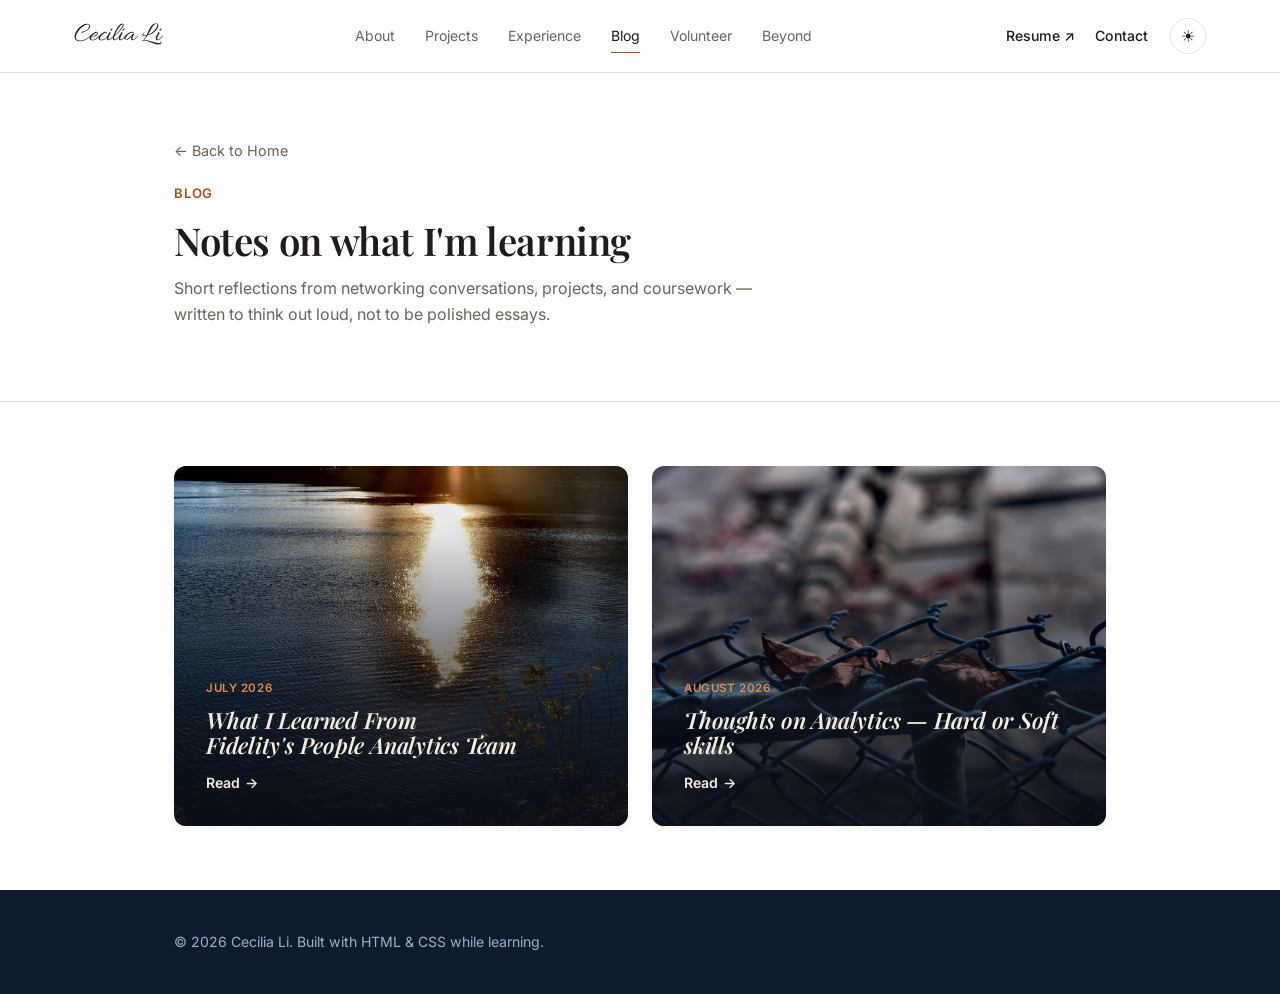
<file: blog.html>
<!DOCTYPE html>
<html lang="en">
<head>
  <meta charset="UTF-8" />
  <meta name="viewport" content="width=device-width, initial-scale=1.0" />
  <title>Blog — Cecilia Li</title>
  <link rel="stylesheet" href="style.css" />
</head>
<body>

  <a class="skip-link" href="#main">Skip to content</a>

  <div class="loader" aria-hidden="true"><span class="loader-mark">CL</span></div>
  <div class="scroll-progress" aria-hidden="true"><div class="scroll-progress-bar"></div></div>

  <nav aria-label="Primary">
    <div class="nav-inner">
      <a href="index.html" class="nav-logo signature">Cecilia Li</a>
      <div class="nav-center">
        <ul class="nav-links" id="navLinks">
          <li><a href="index.html#about">About</a></li>
          <li><a href="index.html#projects">Projects</a></li>
          <li><a href="index.html#experience">Experience</a></li>
          <li><a href="blog.html" class="active">Blog</a></li>
          <li><a href="index.html#volunteer">Volunteer</a></li>
          <li><a href="index.html#beyond">Beyond</a></li>
          <li class="nav-links-mobile-only"><a href="index.html#resume">Resume ↗</a></li>
          <li class="nav-links-mobile-only"><a href="index.html#contact">Contact</a></li>
        </ul>
      </div>
      <div class="nav-right">
        <div class="nav-cta">
          <a href="index.html#resume">Resume ↗</a>
          <a href="index.html#contact">Contact</a>
        </div>
        <button class="theme-toggle" aria-pressed="false" aria-label="Toggle dark mode">
          <span class="icon-sun" aria-hidden="true">☀</span>
          <span class="icon-moon" aria-hidden="true">☾</span>
        </button>
        <button class="nav-toggle" aria-label="Toggle navigation menu" aria-expanded="false" aria-controls="navLinks">
          <span></span><span></span><span></span>
        </button>
      </div>
    </div>
  </nav>

  <header class="page-header">
    <div class="container">
      <a href="index.html#blog" class="back-link">← Back to Home</a>
      <p class="eyebrow">Blog</p>
      <h1>Notes on what I'm learning</h1>
      <p class="section-subtitle">
        Short reflections from networking conversations, projects, and
        coursework — written to think out loud, not to be polished essays.
      </p>
    </div>
  </header>

  <hr class="divider" />

  <main id="main">
  <section class="section">
    <div class="container">
      <!-- To add a new post: duplicate fidelity-hr-analytics.html, rename it, edit the
           content, then copy one of these <a class="card"> blocks below and
           point it at your new file. See GETTING-STARTED.md, Step 6. -->
      <div class="card-grid">
        <a href="fidelity-hr-analytics.html" class="blog-card reveal">
          <div class="blog-card-bg" style="background-image: url('assets/photo-5.jpg');" role="img" aria-label="Sunlight reflecting on open water"></div>
          <div class="blog-card-scrim"></div>
          <div class="blog-card-content">
            <p class="card-tag">July 2026</p>
            <h3>What I Learned From<br />Fidelity's People Analytics Team</h3>
            <span class="card-link">Read <span class="arrow">→</span></span>
          </div>
        </a>
        <a href="howtouse_tech.html" class="blog-card reveal">
          <div class="blog-card-bg" style="background-image: url('assets/bg-2.JPG');" role="img" aria-label="Sunlight reflecting on open water"></div>
          <div class="blog-card-scrim"></div>
          <div class="blog-card-content">
            <p class="card-tag">August 2026</p>
            <h3>Thoughts on Analytics — Hard or Soft skills</h3>
            <span class="card-link">Read <span class="arrow">→</span></span>
          </div>
        </a>
      </div>
    </div>
  </section>
  </main>

  <footer>
    <div class="container">
      <p>&copy; 2026 Cecilia Li. Built with HTML &amp; CSS while learning.</p>
    </div>
  </footer>

  <script src="site.js"></script>
</body>
</html>
</file>
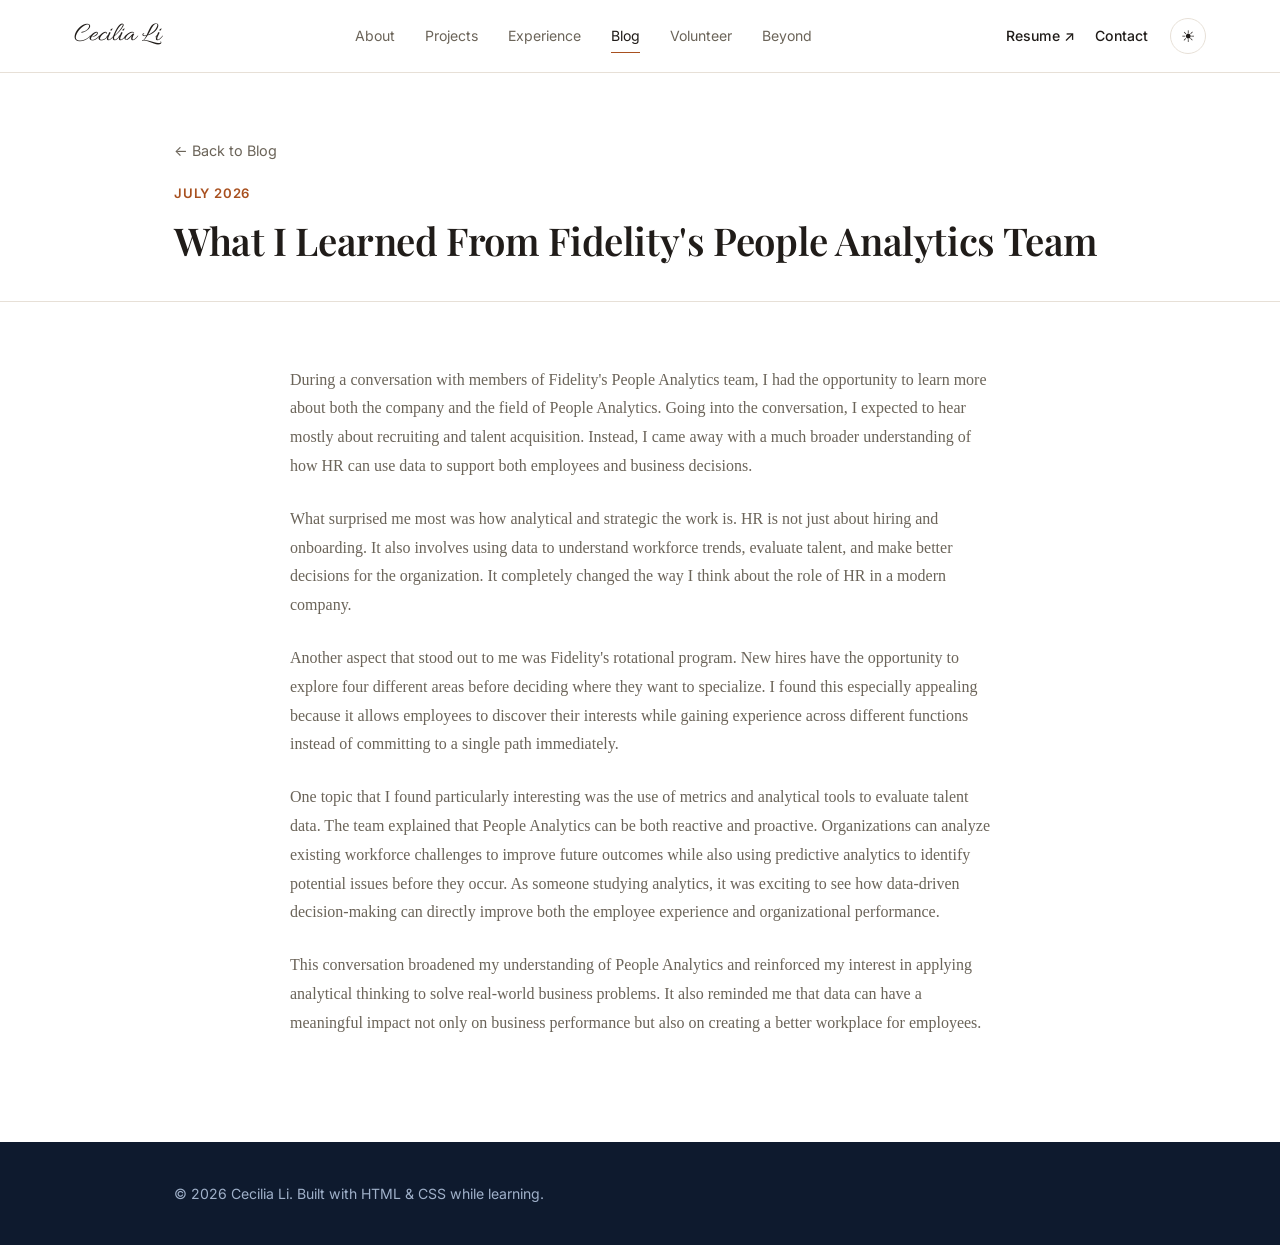
<file: fidelity-hr-analytics.html>
<!DOCTYPE html>
<html lang="en">
<head>
  <meta charset="UTF-8" />
  <meta name="viewport" content="width=device-width, initial-scale=1.0" />
  <title>What I Learned From Fidelity's People Analytics Team — Cecilia Li</title>
  <link rel="stylesheet" href="style.css" />
</head>
<body>

  <a class="skip-link" href="#main">Skip to content</a>

  <div class="loader" aria-hidden="true"><span class="loader-mark">CL</span></div>
  <div class="scroll-progress" aria-hidden="true"><div class="scroll-progress-bar"></div></div>

  <nav aria-label="Primary">
    <div class="nav-inner">
      <a href="index.html" class="nav-logo signature">Cecilia Li</a>
      <div class="nav-center">
        <ul class="nav-links" id="navLinks">
          <li><a href="index.html#about">About</a></li>
          <li><a href="index.html#projects">Projects</a></li>
          <li><a href="index.html#experience">Experience</a></li>
          <li><a href="blog.html" class="active">Blog</a></li>
          <li><a href="index.html#volunteer">Volunteer</a></li>
          <li><a href="index.html#beyond">Beyond</a></li>
          <li class="nav-links-mobile-only"><a href="index.html#resume">Resume ↗</a></li>
          <li class="nav-links-mobile-only"><a href="index.html#contact">Contact</a></li>
        </ul>
      </div>
      <div class="nav-right">
        <div class="nav-cta">
          <a href="index.html#resume">Resume ↗</a>
          <a href="index.html#contact">Contact</a>
        </div>
        <button class="theme-toggle" aria-pressed="false" aria-label="Toggle dark mode">
          <span class="icon-sun" aria-hidden="true">☀</span>
          <span class="icon-moon" aria-hidden="true">☾</span>
        </button>
        <button class="nav-toggle" aria-label="Toggle navigation menu" aria-expanded="false" aria-controls="navLinks">
          <span></span><span></span><span></span>
        </button>
      </div>
    </div>
  </nav>

  <header class="page-header">
    <div class="container">
      <a href="blog.html" class="back-link">← Back to Blog</a>
      <p class="eyebrow">July 2026</p>
      <h1>What I Learned From Fidelity's People Analytics Team</h1>
    </div>
  </header>

  <hr class="divider" />

  <main id="main">
  <section class="section blog-article">
    <div class="container">
      <div class="detail-block reveal">
        <p>
          During a conversation with members of Fidelity's People Analytics
          team, I had the opportunity to learn more about both the company
          and the field of People Analytics. Going into the conversation, I
          expected to hear mostly about recruiting and talent acquisition.
          Instead, I came away with a much broader understanding of how HR
          can use data to support both employees and business decisions.
        </p>

        <p>
          What surprised me most was how analytical and strategic the work
          is. HR is not just about hiring and onboarding. It also involves
          using data to understand workforce trends, evaluate talent, and
          make better decisions for the organization. It completely
          changed the way I think about the role of HR in a modern
          company.
        </p>

        <p>
          Another aspect that stood out to me was Fidelity's rotational
          program. New hires have the opportunity to explore four
          different areas before deciding where they want to specialize.
          I found this especially appealing because it allows employees to
          discover their interests while gaining experience across
          different functions instead of committing to a single path
          immediately.
        </p>

        <p>
          One topic that I found particularly interesting was the use of
          metrics and analytical tools to evaluate talent data. The team
          explained that People Analytics can be both reactive and
          proactive. Organizations can analyze existing workforce
          challenges to improve future outcomes while also using
          predictive analytics to identify potential issues before they
          occur. As someone studying analytics, it was exciting to see how
          data-driven decision-making can directly improve both the
          employee experience and organizational performance.
        </p>

        <p>
          This conversation broadened my understanding of People Analytics
          and reinforced my interest in applying analytical thinking to
          solve real-world business problems. It also reminded me that
          data can have a meaningful impact not only on business
          performance but also on creating a better workplace for
          employees.
        </p>
      </div>
    </div>
  </section>
  </main>

  <footer>
    <div class="container">
      <p>&copy; 2026 Cecilia Li. Built with HTML &amp; CSS while learning.</p>
    </div>
  </footer>

  <script src="site.js"></script>
</body>
</html>
</file>
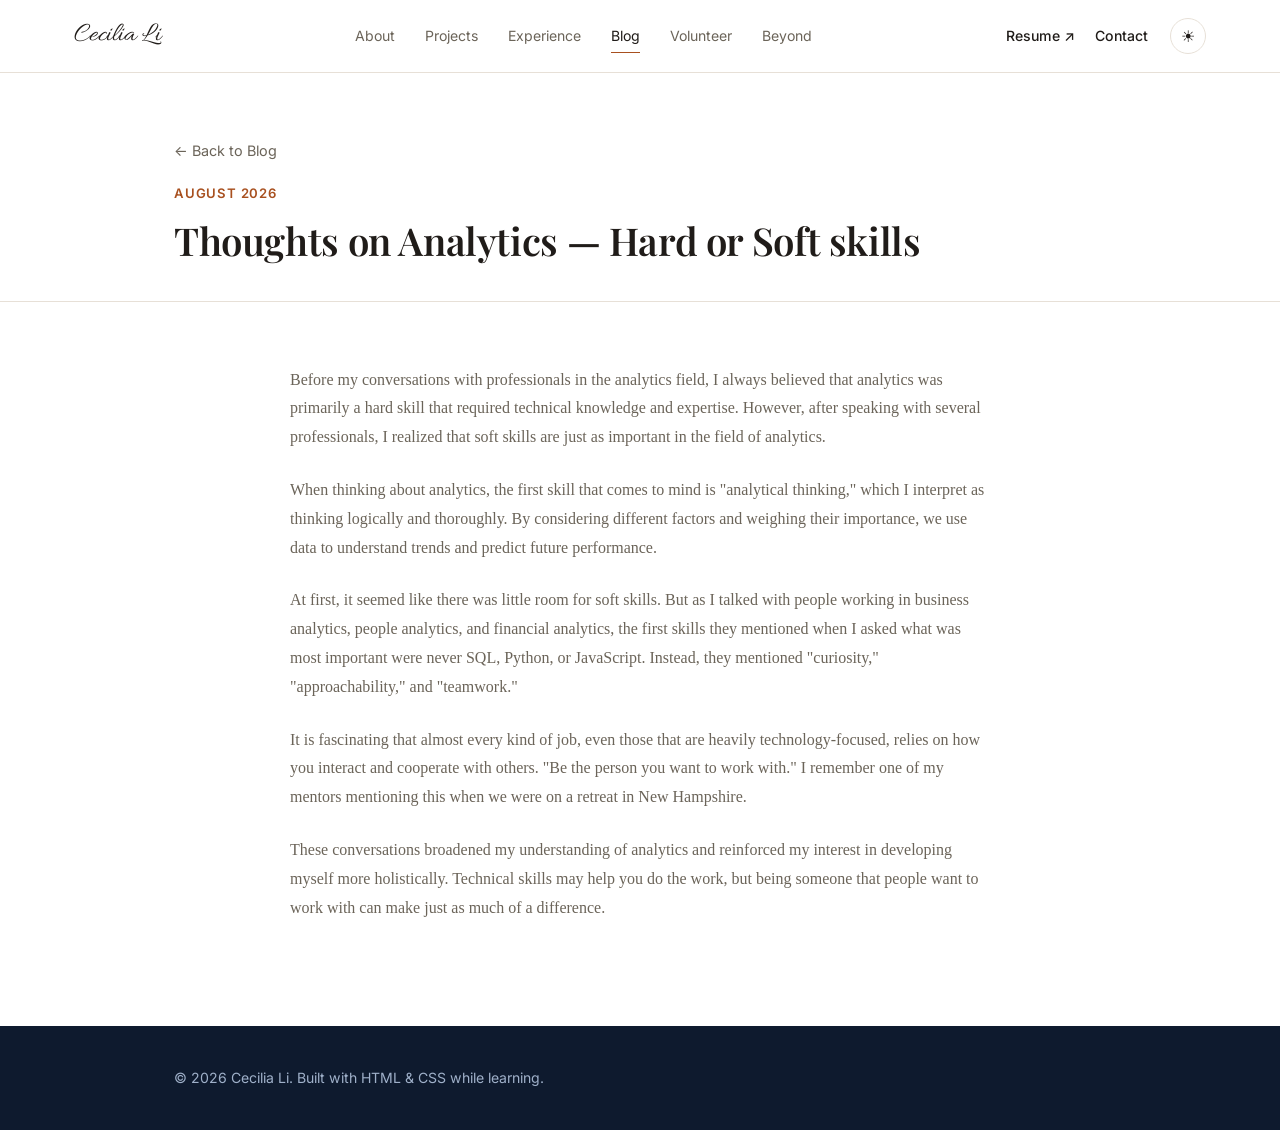
<file: howtouse_tech.html>
<!DOCTYPE html>
<html lang="en">
<head>
  <meta charset="UTF-8" />
  <meta name="viewport" content="width=device-width, initial-scale=1.0" />
  <title>Thoughts on Analytics — Hard or Soft skills</title>
  <link rel="stylesheet" href="style.css" />
</head>
<body>

  <a class="skip-link" href="#main">Skip to content</a>

  <div class="loader" aria-hidden="true"><span class="loader-mark">CL</span></div>
  <div class="scroll-progress" aria-hidden="true"><div class="scroll-progress-bar"></div></div>

  <nav aria-label="Primary">
    <div class="nav-inner">
      <a href="index.html" class="nav-logo signature">Cecilia Li</a>
      <div class="nav-center">
        <ul class="nav-links" id="navLinks">
          <li><a href="index.html#about">About</a></li>
          <li><a href="index.html#projects">Projects</a></li>
          <li><a href="index.html#experience">Experience</a></li>
          <li><a href="blog.html" class="active">Blog</a></li>
          <li><a href="index.html#volunteer">Volunteer</a></li>
          <li><a href="index.html#beyond">Beyond</a></li>
          <li class="nav-links-mobile-only"><a href="index.html#resume">Resume ↗</a></li>
          <li class="nav-links-mobile-only"><a href="index.html#contact">Contact</a></li>
        </ul>
      </div>
      <div class="nav-right">
        <div class="nav-cta">
          <a href="index.html#resume">Resume ↗</a>
          <a href="index.html#contact">Contact</a>
        </div>
        <button class="theme-toggle" aria-pressed="false" aria-label="Toggle dark mode">
          <span class="icon-sun" aria-hidden="true">☀</span>
          <span class="icon-moon" aria-hidden="true">☾</span>
        </button>
        <button class="nav-toggle" aria-label="Toggle navigation menu" aria-expanded="false" aria-controls="navLinks">
          <span></span><span></span><span></span>
        </button>
      </div>
    </div>
  </nav>

  <header class="page-header">
    <div class="container">
      <a href="blog.html" class="back-link">← Back to Blog</a>
      <p class="eyebrow">August 2026</p>
      <h1>Thoughts on Analytics — Hard or Soft skills</h1>
    </div>
  </header>

  <hr class="divider" />

  <main id="main">
  <section class="section blog-article">
    <div class="container">
      <div class="detail-block reveal">
        <p>

  Before my conversations with professionals in the analytics field, I always believed

  that analytics was primarily a hard skill that required technical knowledge and expertise.

  However, after speaking with several professionals, I realized that soft skills are just

  as important in the field of analytics.

</p>

<p>

  When thinking about analytics, the first skill that comes to mind is "analytical thinking,"

  which I interpret as thinking logically and thoroughly. By considering different factors

  and weighing their importance, we use data to understand trends and predict future performance.

</p>

<p>

  At first, it seemed like there was little room for soft skills. But as I talked with people

  working in business analytics, people analytics, and financial analytics, the first skills

  they mentioned when I asked what was most important were never SQL, Python, or JavaScript.

  Instead, they mentioned "curiosity," "approachability," and "teamwork."

</p>

<p>

  It is fascinating that almost every kind of job, even those that are heavily technology-focused,

  relies on how you interact and cooperate with others. "Be the person you want to work with."

  I remember one of my mentors mentioning this when we were on a retreat in New Hampshire.

</p>

<p>

  These conversations broadened my understanding of analytics and reinforced my interest in

  developing myself more holistically. Technical skills may help you do the work, but being

  someone that people want to work with can make just as much of a difference.
      </div>
    </div>
  </section>
  </main>

  <footer>
    <div class="container">
      <p>&copy; 2026 Cecilia Li. Built with HTML &amp; CSS while learning.</p>
    </div>
  </footer>

  <script src="site.js"></script>
</body>
</html>
</file>
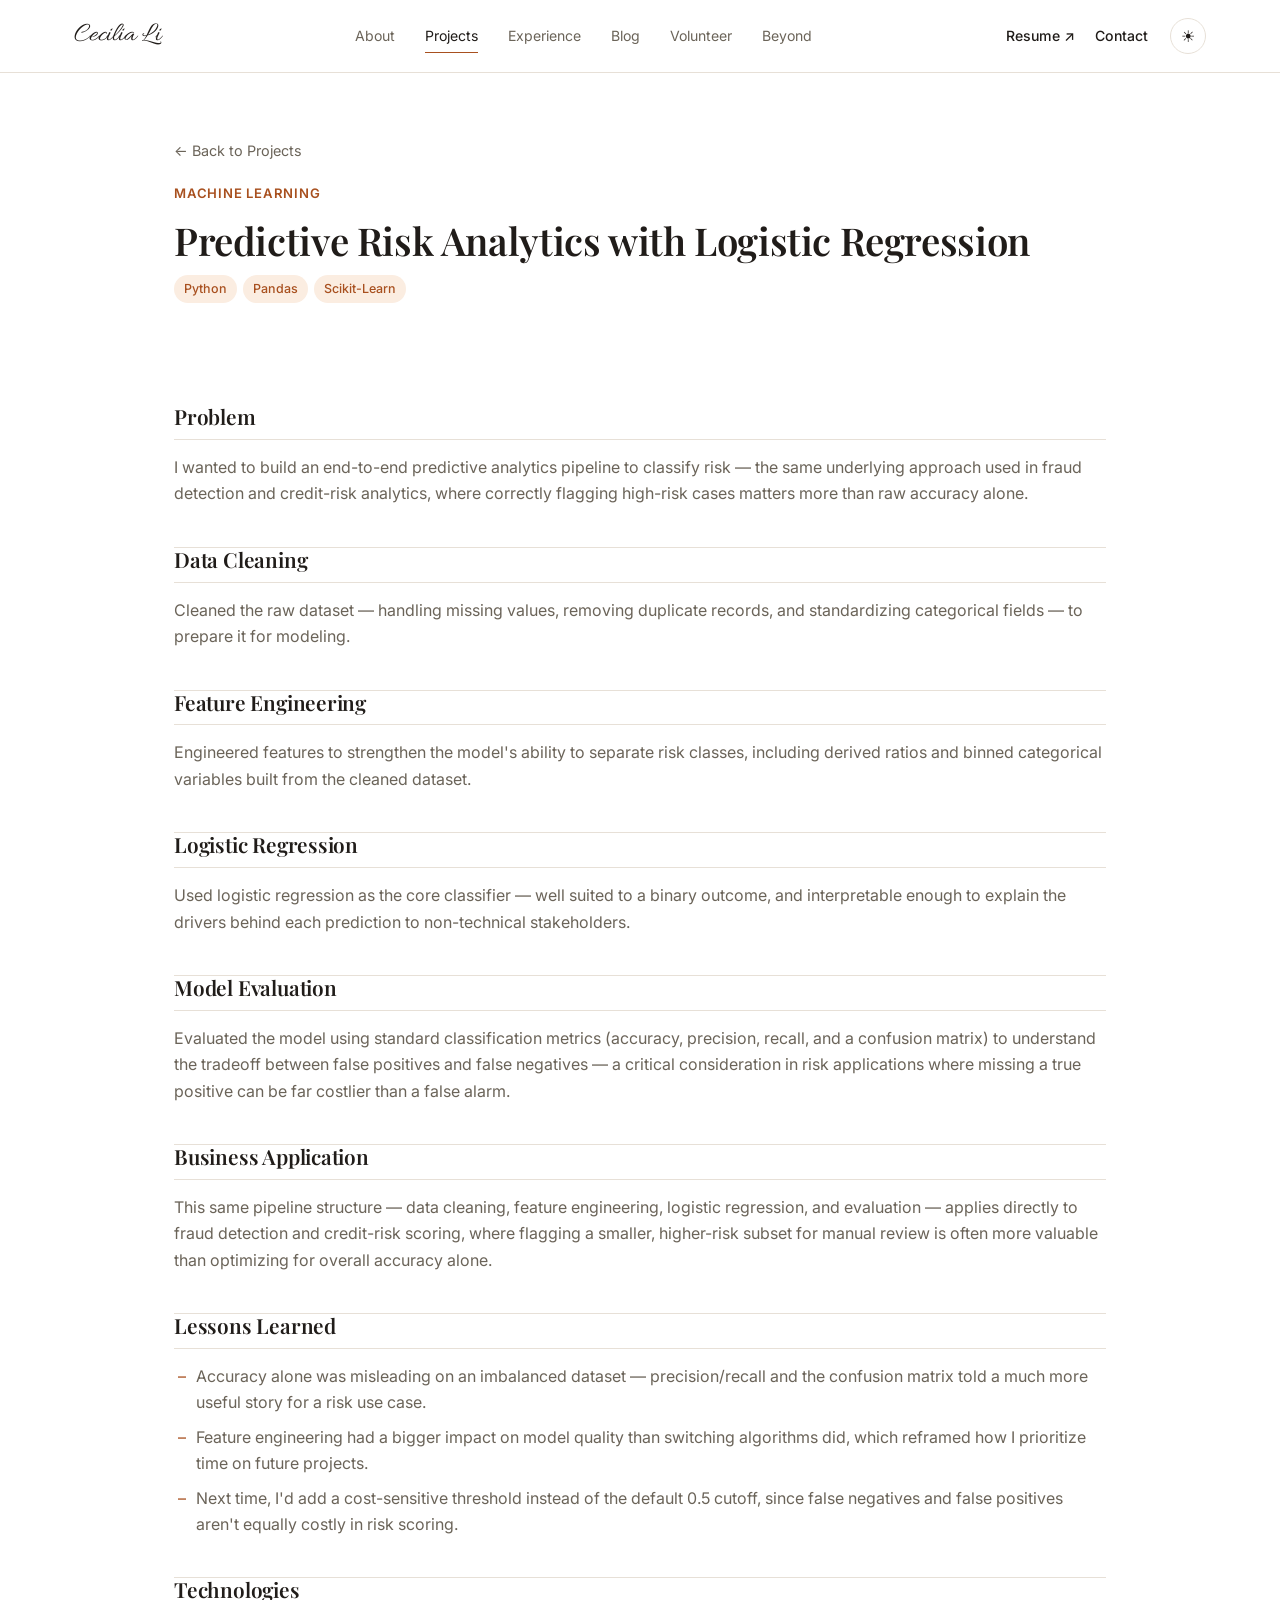
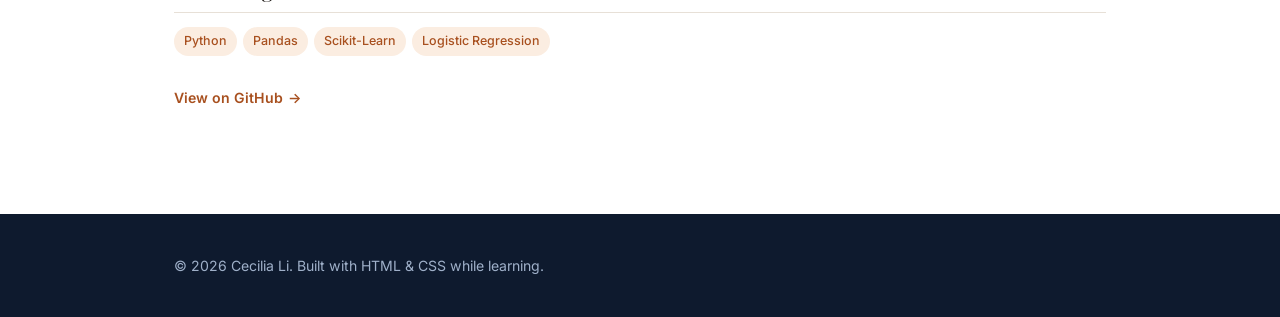
<file: predictive-risk.html>
<!DOCTYPE html>
<html lang="en">
<head>
  <meta charset="UTF-8" />
  <meta name="viewport" content="width=device-width, initial-scale=1.0" />
  <title>Predictive Risk Analytics — Cecilia Li</title>
  <link rel="stylesheet" href="style.css" />
</head>
<body>

  <a class="skip-link" href="#main">Skip to content</a>

  <div class="loader" aria-hidden="true"><span class="loader-mark">CL</span></div>
  <div class="scroll-progress" aria-hidden="true"><div class="scroll-progress-bar"></div></div>

  <nav aria-label="Primary">
    <div class="nav-inner">
      <a href="index.html" class="nav-logo signature">Cecilia Li</a>
      <div class="nav-center">
        <ul class="nav-links" id="navLinks">
          <li><a href="index.html#about">About</a></li>
          <li><a href="index.html#projects" class="active">Projects</a></li>
          <li><a href="index.html#experience">Experience</a></li>
          <li><a href="index.html#blog">Blog</a></li>
          <li><a href="index.html#volunteer">Volunteer</a></li>
          <li><a href="index.html#beyond">Beyond</a></li>
          <li class="nav-links-mobile-only"><a href="index.html#resume">Resume ↗</a></li>
          <li class="nav-links-mobile-only"><a href="index.html#contact">Contact</a></li>
        </ul>
      </div>
      <div class="nav-right">
        <div class="nav-cta">
          <a href="index.html#resume">Resume ↗</a>
          <a href="index.html#contact">Contact</a>
        </div>
        <button class="theme-toggle" aria-pressed="false" aria-label="Toggle dark mode">
          <span class="icon-sun" aria-hidden="true">☀</span>
          <span class="icon-moon" aria-hidden="true">☾</span>
        </button>
        <button class="nav-toggle" aria-label="Toggle navigation menu" aria-expanded="false" aria-controls="navLinks">
          <span></span><span></span><span></span>
        </button>
      </div>
    </div>
  </nav>

  <header class="page-header">
    <div class="container">
      <a href="index.html#projects" class="back-link">← Back to Projects</a>
      <p class="eyebrow">Machine Learning</p>
      <h1>Predictive Risk Analytics with Logistic Regression</h1>
      <div class="tag-row">
        <span class="tag">Python</span>
        <span class="tag">Pandas</span>
        <span class="tag">Scikit-Learn</span>
      </div>
    </div>
  </header>

  <main id="main">
  <section class="section">
    <div class="container">

      <div class="detail-block reveal">
        <h2>Problem</h2>
        <p>
          I wanted to build an end-to-end predictive analytics pipeline to
          classify risk — the same underlying approach used in fraud
          detection and credit-risk analytics, where correctly flagging
          high-risk cases matters more than raw accuracy alone.
        </p>
      </div>

      <hr class="divider" />

      <div class="detail-block reveal">
        <h2>Data Cleaning</h2>
        <p>
          Cleaned the raw dataset — handling missing values, removing
          duplicate records, and standardizing categorical fields — to
          prepare it for modeling.
        </p>
      </div>

      <hr class="divider" />

      <div class="detail-block reveal">
        <h2>Feature Engineering</h2>
        <p>
          Engineered features to strengthen the model's ability to
          separate risk classes, including derived ratios and binned
          categorical variables built from the cleaned dataset.
        </p>
      </div>

      <hr class="divider" />

      <div class="detail-block reveal">
        <h2>Logistic Regression</h2>
        <p>
          Used logistic regression as the core classifier — well suited
          to a binary outcome, and interpretable enough to explain the
          drivers behind each prediction to non-technical stakeholders.
        </p>
      </div>

      <hr class="divider" />

      <div class="detail-block reveal">
        <h2>Model Evaluation</h2>
        <p>
          Evaluated the model using standard classification metrics
          (accuracy, precision, recall, and a confusion matrix) to
          understand the tradeoff between false positives and false
          negatives — a critical consideration in risk applications where
          missing a true positive can be far costlier than a false alarm.
        </p>
      </div>

      <hr class="divider" />

      <div class="detail-block reveal">
        <h2>Business Application</h2>
        <p>
          This same pipeline structure — data cleaning, feature
          engineering, logistic regression, and evaluation — applies
          directly to fraud detection and credit-risk scoring, where
          flagging a smaller, higher-risk subset for manual review is
          often more valuable than optimizing for overall accuracy alone.
        </p>
      </div>

      <hr class="divider" />

      <div class="detail-block reveal">
        <h2>Lessons Learned</h2>
        <ul>
          <li>Accuracy alone was misleading on an imbalanced dataset — precision/recall and the confusion matrix told a much more useful story for a risk use case.</li>
          <li>Feature engineering had a bigger impact on model quality than switching algorithms did, which reframed how I prioritize time on future projects.</li>
          <li>Next time, I'd add a cost-sensitive threshold instead of the default 0.5 cutoff, since false negatives and false positives aren't equally costly in risk scoring.</li>
        </ul>
      </div>

      <hr class="divider" />

      <div class="detail-block reveal">
        <h2>Technologies</h2>
        <div class="tag-row">
          <span class="tag">Python</span>
          <span class="tag">Pandas</span>
          <span class="tag">Scikit-Learn</span>
          <span class="tag">Logistic Regression</span>
        </div>
        <p style="margin-top: 16px;">
          <a href="https://github.com/CeciliaGraceLi" class="card-link" target="_blank" rel="noopener">View on GitHub <span class="arrow">→</span></a>
        </p>
      </div>

    </div>
  </section>
  </main>

  <footer>
    <div class="container">
      <p>&copy; 2026 Cecilia Li. Built with HTML &amp; CSS while learning.</p>
    </div>
  </footer>

  <script src="site.js"></script>
</body>
</html>
</file>
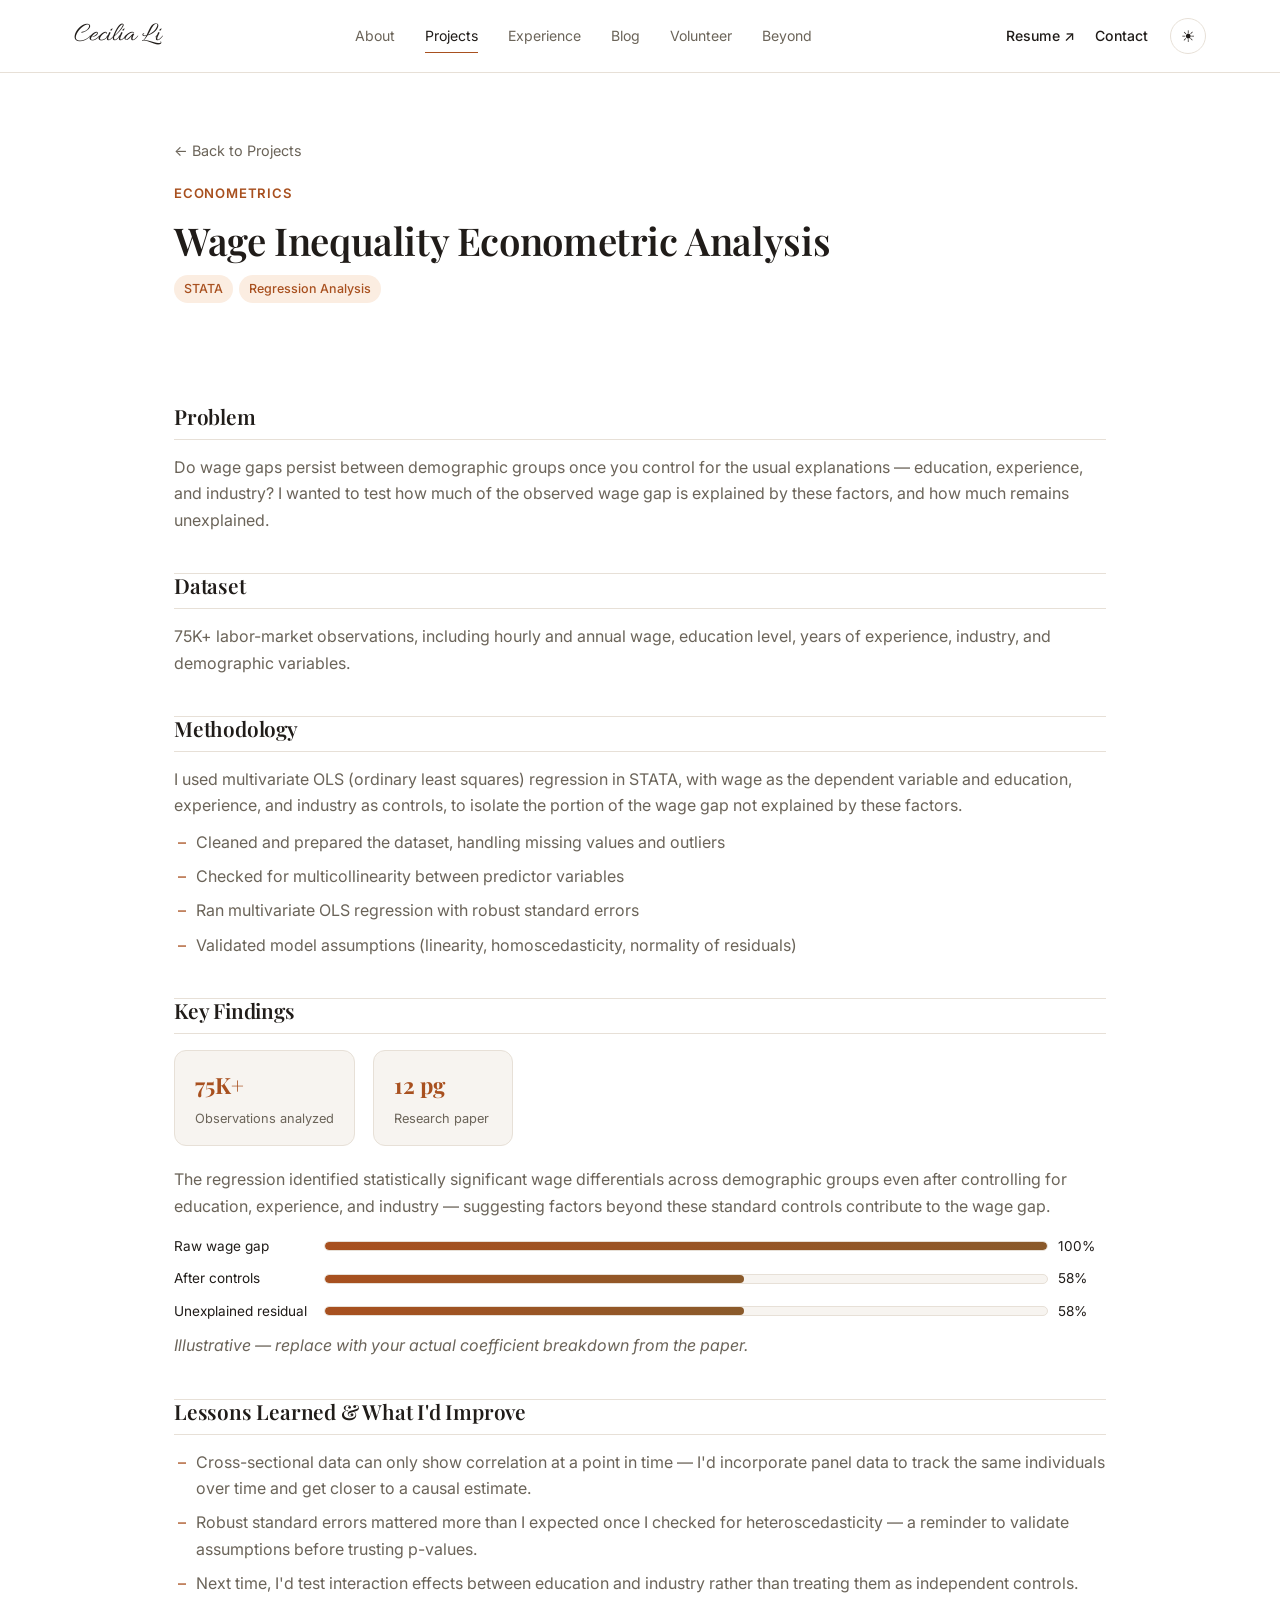
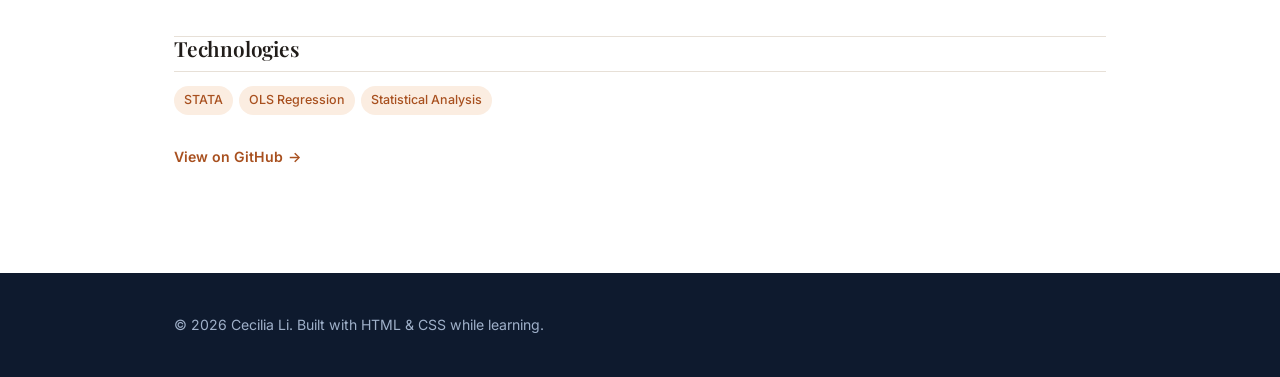
<file: wage-inequality.html>
<!DOCTYPE html>
<html lang="en">
<head>
  <meta charset="UTF-8" />
  <meta name="viewport" content="width=device-width, initial-scale=1.0" />
  <title>Wage Inequality Econometric Analysis — Cecilia Li</title>
  <link rel="stylesheet" href="style.css" />
</head>
<body>

  <a class="skip-link" href="#main">Skip to content</a>

  <div class="loader" aria-hidden="true"><span class="loader-mark">CL</span></div>
  <div class="scroll-progress" aria-hidden="true"><div class="scroll-progress-bar"></div></div>

  <nav aria-label="Primary">
    <div class="nav-inner">
      <a href="index.html" class="nav-logo signature">Cecilia Li</a>
      <div class="nav-center">
        <ul class="nav-links" id="navLinks">
          <li><a href="index.html#about">About</a></li>
          <li><a href="index.html#projects" class="active">Projects</a></li>
          <li><a href="index.html#experience">Experience</a></li>
          <li><a href="index.html#blog">Blog</a></li>
          <li><a href="index.html#volunteer">Volunteer</a></li>
          <li><a href="index.html#beyond">Beyond</a></li>
          <li class="nav-links-mobile-only"><a href="index.html#resume">Resume ↗</a></li>
          <li class="nav-links-mobile-only"><a href="index.html#contact">Contact</a></li>
        </ul>
      </div>
      <div class="nav-right">
        <div class="nav-cta">
          <a href="index.html#resume">Resume ↗</a>
          <a href="index.html#contact">Contact</a>
        </div>
        <button class="theme-toggle" aria-pressed="false" aria-label="Toggle dark mode">
          <span class="icon-sun" aria-hidden="true">☀</span>
          <span class="icon-moon" aria-hidden="true">☾</span>
        </button>
        <button class="nav-toggle" aria-label="Toggle navigation menu" aria-expanded="false" aria-controls="navLinks">
          <span></span><span></span><span></span>
        </button>
      </div>
    </div>
  </nav>

  <header class="page-header">
    <div class="container">
      <a href="index.html#projects" class="back-link">← Back to Projects</a>
      <p class="eyebrow">Econometrics</p>
      <h1>Wage Inequality Econometric Analysis</h1>
      <div class="tag-row">
        <span class="tag">STATA</span>
        <span class="tag">Regression Analysis</span>
      </div>
    </div>
  </header>

  <main id="main">
  <section class="section">
    <div class="container">

      <div class="detail-block reveal">
        <h2>Problem</h2>
        <p>
          Do wage gaps persist between demographic groups once you control
          for the usual explanations — education, experience, and
          industry? I wanted to test how much of the observed wage gap is
          explained by these factors, and how much remains unexplained.
        </p>
      </div>

      <hr class="divider" />

      <div class="detail-block reveal">
        <h2>Dataset</h2>
        <p>
          75K+ labor-market observations, including hourly and annual
          wage, education level, years of experience, industry, and
          demographic variables.
        </p>
      </div>

      <hr class="divider" />

      <div class="detail-block reveal">
        <h2>Methodology</h2>
        <p>
          I used multivariate OLS (ordinary least squares) regression in
          STATA, with wage as the dependent variable and education,
          experience, and industry as controls, to isolate the portion of
          the wage gap not explained by these factors.
        </p>
        <ul>
          <li>Cleaned and prepared the dataset, handling missing values and outliers</li>
          <li>Checked for multicollinearity between predictor variables</li>
          <li>Ran multivariate OLS regression with robust standard errors</li>
          <li>Validated model assumptions (linearity, homoscedasticity, normality of residuals)</li>
        </ul>
      </div>

      <hr class="divider" />

      <div class="detail-block reveal">
        <h2>Key Findings</h2>
        <div class="stat-row">
          <div class="stat">
            <div class="value">75K+</div>
            <div class="label">Observations analyzed</div>
          </div>
          <div class="stat">
            <div class="value">12 pg</div>
            <div class="label">Research paper</div>
          </div>
        </div>
        <p style="margin-top: 20px;">
          The regression identified statistically significant wage
          differentials across demographic groups even after controlling
          for education, experience, and industry — suggesting factors
          beyond these standard controls contribute to the wage gap.
        </p>

        <!-- Illustrative visualization — built with plain CSS (no chart
             library), since the exact coefficients aren't published here.
             Swap the widths below for your real regression output. -->
        <div class="bar-chart">
          <div class="bar-chart-row">
            <span>Raw wage gap</span>
            <div class="bar-chart-track"><div class="bar-chart-fill" style="width: 100%;"></div></div>
            <span>100%</span>
          </div>
          <div class="bar-chart-row">
            <span>After controls</span>
            <div class="bar-chart-track"><div class="bar-chart-fill" style="width: 58%;"></div></div>
            <span>58%</span>
          </div>
          <div class="bar-chart-row">
            <span>Unexplained residual</span>
            <div class="bar-chart-track"><div class="bar-chart-fill" style="width: 58%;"></div></div>
            <span>58%</span>
          </div>
        </div>
        <p class="chart-caption">Illustrative — replace with your actual coefficient breakdown from the paper.</p>
      </div>

      <hr class="divider" />

      <div class="detail-block reveal">
        <h2>Lessons Learned &amp; What I'd Improve</h2>
        <ul>
          <li>Cross-sectional data can only show correlation at a point in time — I'd incorporate panel data to track the same individuals over time and get closer to a causal estimate.</li>
          <li>Robust standard errors mattered more than I expected once I checked for heteroscedasticity — a reminder to validate assumptions before trusting p-values.</li>
          <li>Next time, I'd test interaction effects between education and industry rather than treating them as independent controls.</li>
        </ul>
      </div>

      <hr class="divider" />

      <div class="detail-block reveal">
        <h2>Technologies</h2>
        <div class="tag-row">
          <span class="tag">STATA</span>
          <span class="tag">OLS Regression</span>
          <span class="tag">Statistical Analysis</span>
        </div>
        <p style="margin-top: 16px;">
          <a href="https://github.com/CeciliaGraceLi" class="card-link" target="_blank" rel="noopener">View on GitHub <span class="arrow">→</span></a>
        </p>
      </div>

    </div>
  </section>
  </main>

  <footer>
    <div class="container">
      <p>&copy; 2026 Cecilia Li. Built with HTML &amp; CSS while learning.</p>
    </div>
  </footer>

  <script src="site.js"></script>
</body>
</html>
</file>
<file: style.css>
/* ============================================================
   Cecilia Li — Personal Site Stylesheet
   ------------------------------------------------------------
   Light/dark themeable, clean, professional. Organized in numbered
   sections — search for "===== N." headers to jump around. Comments
   explain the CSS concept each section demonstrates, since this is
   also meant to be readable while you're learning.
   ============================================================ */

/* ===== 1. Fonts =====
   Editorial pairing: Playfair Display for every heading (elegant,
   magazine-style serif with real personality), Inter for body copy
   (clean, easy to read at length), and Allura reserved only for the
   "Cecilia Li" signature mark — never used for anything else, so it
   stays special. */
@import url('https://fonts.googleapis.com/css2?family=Playfair+Display:ital,wght@0,500;0,600;0,700;0,800;0,900;1,500;1,600&family=Allura&family=Inter:wght@400;500;600&display=swap');

/* ===== 2. CSS Variables =====
   Light theme is the default (:root). [data-theme="dark"] on <html>
   (toggled by site.js) overrides the same variable names, which is
   why nothing else in this file needs an "if dark mode" branch —
   every rule below just reads var(--bg), var(--text-primary), etc.,
   and gets whichever theme is active automatically. */
:root {
  --bg: #ffffff;
  --bg-alt: #f7f4f0;
  --text-primary: #201c19;
  --text-muted: #6b6459;
  --accent: #a8501f;         /* darkened from the original terracotta to clear 4.5:1 contrast on white (AA for body text) */
  --accent-soft: #fbede1;
  --accent-2: #8a5a2b;
  --border: #e7e0d7;
  --max-width: 980px;
  --radius: 12px;
  --radius-sm: 8px;

  /* spacing scale — used by the newer sections below so spacing stays
     consistent instead of every component inventing its own numbers */
  --space-1: 4px;
  --space-2: 8px;
  --space-3: 16px;
  --space-4: 24px;
  --space-5: 32px;
  --space-6: 48px;
  --space-7: 64px;
  --space-8: 96px;

  --shadow-sm: 0 2px 8px rgba(32, 28, 25, 0.06);
  --shadow-md: 0 14px 32px rgba(32, 28, 25, 0.12);
  --shadow-lg: 0 24px 48px rgba(32, 28, 25, 0.16);

  --ease: cubic-bezier(0.4, 0, 0.2, 1);

  /* dark "masthead" palette — the hero uses this regardless of the
     site-wide light/dark toggle, since it's a photo backdrop rather
     than plain text-on-background */
  --hero-bg: #17130f;
  --hero-bg-2: #221c16;
  --hero-text: #f1e6d8;
  --hero-text-muted: #c9baa6;
  /* the hero's own accent, kept separate from --accent — --accent gets
     darkened for AA contrast on a *light* background, which would be too
     dim against the hero's dark photo backdrop, so the hero uses this
     brighter version instead (verified 6.9:1+ against --hero-bg) */
  --hero-accent: #e08a4f;

  /* editorial color rhythm — a few sections break from the plain
     light/dark theme entirely to create depth as you scroll, per the
     "white / light gray / deep navy / white / warm beige / dark
     footer" sequence. These are fixed values (not theme-swapped)
     since they're meant to read as deliberate, cinematic beats
     regardless of the light/dark toggle. */
  --navy-bg: #0e1a2e;
  --navy-bg-2: #16263f;
  --navy-text: #f2ede1;
  --navy-text-muted: #9fb0c9;
  --beige-bg: #f4ead9;
  --beige-border: #e6d7bd;
  /* fixed dark text for the beige sections — --text-primary/--text-muted
     flip to light colors in dark mode, which would be unreadable on a
     background that (intentionally) never changes, so beige sections
     pin their direct text to these instead */
  --beige-text: #201c19;
  --beige-text-muted: #6b6459;
}

[data-theme="dark"] {
  --bg: #15120e;
  --bg-alt: #1d1812;
  --text-primary: #f2e9dd;
  --text-muted: #ab9d8c;
  --accent: #e08a4f;
  --accent-soft: rgba(224, 138, 79, 0.14);
  --accent-2: #d9a066;
  --border: #332a20;
  --shadow-sm: 0 2px 10px rgba(0, 0, 0, 0.3);
  --shadow-md: 0 14px 32px rgba(0, 0, 0, 0.4);
  --shadow-lg: 0 24px 56px rgba(0, 0, 0, 0.5);
}

/* ===== 3. Reset ===== */
* {
  margin: 0;
  padding: 0;
  box-sizing: border-box;
}

html {
  scroll-behavior: smooth;
  scroll-padding-top: 76px;
}

body {
  background: var(--bg);
  color: var(--text-primary);
  font-family: 'Inter', -apple-system, sans-serif;
  line-height: 1.65;
  transition: background-color 0.3s var(--ease), color 0.3s var(--ease);
}

h1, h2, h3 {
  font-family: 'Playfair Display', Georgia, serif;
  font-weight: 600;
  line-height: 1.15;
  color: var(--text-primary);
  letter-spacing: -0.01em;
}

/* The signature mark — reserved exclusively for "Cecilia Li" as a
   personal brand element (nav logo, hero name, footer). Never used
   for body headings, so it stays a distinct, recognizable mark
   rather than just another font choice. */
.signature {
  font-family: 'Allura', cursive;
  font-weight: 400;
  line-height: 1;
}

a {
  color: inherit;
  text-decoration: none;
}

img {
  max-width: 100%;
  display: block;
}

ul {
  list-style: none;
}

/* Respect users who've asked their OS to minimize motion — this
   overrides every transition/animation on the site down to
   near-instant, which matters more than any visual flourish. */
@media (prefers-reduced-motion: reduce) {
  *, *::before, *::after {
    animation-duration: 0.001ms !important;
    animation-iteration-count: 1 !important;
    transition-duration: 0.001ms !important;
    scroll-behavior: auto !important;
  }
}

/* ===== 4. Accessibility: focus states =====
   Browsers only show :focus-visible (not :focus) when the user is
   actually navigating by keyboard, so mouse clicks don't get a ring
   but Tab-ing through the page does. */
:focus-visible {
  outline: 2px solid var(--accent);
  outline-offset: 3px;
  border-radius: 4px;
}

a.skip-link {
  position: absolute;
  left: -9999px;
  top: 0;
  background: var(--accent);
  color: #fff;
  padding: 10px 18px;
  border-radius: 0 0 8px 0;
  z-index: 200;
  font-size: 0.9rem;
  font-weight: 600;
}

a.skip-link:focus {
  left: 0;
}

/* ===== 5. Layout container ===== */
.container {
  max-width: var(--max-width);
  margin: 0 auto;
  padding: 0 24px;
}

/* ===== 6. Loading screen =====
   Real HTML present on page load (not JS-injected), so it shows
   instantly with no flash of unstyled content. site.js adds
   .loader-hidden once the page is ready. */
.loader {
  position: fixed;
  inset: 0;
  z-index: 500;
  background: var(--hero-bg);
  display: flex;
  align-items: center;
  justify-content: center;
  transition: opacity 0.45s var(--ease), visibility 0.45s var(--ease);
}

.loader-mark {
  font-family: 'Allura', cursive;
  font-weight: 400;
  font-size: 2.6rem;
  color: var(--hero-text);
  animation: loaderPulse 0.6s var(--ease) forwards;
}

.loader-hidden {
  opacity: 0;
  visibility: hidden;
  pointer-events: none;
}

@keyframes loaderPulse {
  from { opacity: 0; transform: scale(0.88); }
  to { opacity: 1; transform: scale(1); }
}

/* ===== 7. Scroll progress bar ===== */
.scroll-progress {
  position: fixed;
  top: 0;
  left: 0;
  width: 100%;
  height: 3px;
  z-index: 60;
  background: transparent;
  pointer-events: none;
}

.scroll-progress-bar {
  height: 100%;
  width: 0%;
  background: linear-gradient(90deg, var(--accent), var(--accent-2));
}

/* ===== 8. Nav bar ===== */
nav {
  position: sticky;
  top: 0;
  z-index: 40;
  background: var(--bg); /* fallback for browsers without color-mix() */
  background: color-mix(in srgb, var(--bg) 88%, transparent);
  backdrop-filter: blur(8px);
  border-bottom: 1px solid var(--border);
  transition: background-color 0.3s var(--ease), border-color 0.3s var(--ease);
}

.nav-inner {
  max-width: 1180px;
  margin: 0 auto;
  padding: 18px 24px;
  display: flex;
  align-items: center;
  justify-content: space-between;
  gap: 24px;
}

.nav-logo {
  font-family: 'Allura', cursive;
  font-weight: 400;
  font-size: 1.7rem;
  color: var(--text-primary);
  flex-shrink: 0;
  transition: color 0.2s var(--ease);
}

.nav-logo:hover {
  color: var(--accent);
}

.nav-center {
  display: flex;
  flex: 1;
  justify-content: center;
}

.nav-right {
  display: flex;
  align-items: center;
  gap: 22px;
}

/* Plain text nav — no pills, no borders. A thin underline grows in
   from the left on hover/active via a ::after pseudo-element instead
   of background-color, which reads as far more editorial. */
.nav-links {
  display: flex;
  flex-wrap: wrap;
  justify-content: center;
  gap: 30px;
  font-size: 0.88rem;
  color: var(--text-muted);
}

.nav-links a {
  position: relative;
  display: inline-block;
  padding: 4px 0;
  color: var(--text-muted);
  transition: color 0.25s var(--ease);
}

.nav-links a::after {
  content: "";
  position: absolute;
  left: 0;
  bottom: -1px;
  width: 100%;
  height: 1px;
  background: var(--accent);
  transform: scaleX(0);
  transform-origin: right;
  transition: transform 0.35s var(--ease);
}

.nav-links a:hover,
.nav-links a.active {
  color: var(--text-primary);
}

.nav-links a:hover::after,
.nav-links a.active::after {
  transform: scaleX(1);
  transform-origin: left;
}

.nav-cta {
  display: flex;
  align-items: center;
  gap: 20px;
  font-size: 0.88rem;
}

.nav-cta a {
  position: relative;
  color: var(--text-primary);
  font-weight: 500;
  padding: 4px 0;
}

.nav-cta a::after {
  content: "";
  position: absolute;
  left: 0;
  bottom: -1px;
  width: 100%;
  height: 1px;
  background: var(--accent);
  transform: scaleX(0);
  transform-origin: right;
  transition: transform 0.35s var(--ease);
}

.nav-cta a:hover::after {
  transform: scaleX(1);
  transform-origin: left;
}

/* theme toggle button — a simple circular icon button */
.theme-toggle {
  width: 36px;
  height: 36px;
  border-radius: 50%;
  border: 1px solid var(--border);
  background: var(--bg);
  color: var(--text-primary);
  display: flex;
  align-items: center;
  justify-content: center;
  font-size: 1rem;
  cursor: pointer;
  transition: transform 0.18s var(--ease), border-color 0.18s var(--ease), background 0.18s var(--ease);
  flex-shrink: 0;
}

.theme-toggle:hover {
  border-color: var(--accent);
  transform: scale(1.08) rotate(-8deg);
}

.theme-toggle:active {
  transform: scale(0.94);
}

.theme-toggle .icon-moon { display: none; }
[data-theme="dark"] .theme-toggle .icon-sun { display: none; }
[data-theme="dark"] .theme-toggle .icon-moon { display: inline; }

/* mobile hamburger — hidden on desktop, shown under the breakpoint below */
.nav-toggle {
  display: none;
  width: 36px;
  height: 36px;
  border-radius: 50%;
  border: 1px solid var(--border);
  background: var(--bg);
  align-items: center;
  justify-content: center;
  flex-direction: column;
  gap: 4px;
  cursor: pointer;
  flex-shrink: 0;
}

.nav-toggle span {
  display: block;
  width: 16px;
  height: 2px;
  background: var(--text-primary);
  border-radius: 2px;
  transition: transform 0.2s var(--ease), opacity 0.2s var(--ease);
}

/* ===== 9. Hero section =====
   Full-screen (100vh) cinematic opener — a real photo, not a resume
   header. The background photo is oversized (120% height, offset up)
   so site.js can translate it a few percent on scroll for a subtle
   parallax effect without ever exposing an edge. The scrim is two
   overlapping gradients: one that darkens toward the bottom edge (so
   it settles into --hero-bg instead of ending on a hard photo edge),
   and one that darkens toward the left (where the text sits) while
   staying lighter on the right so the photo itself still reads. */
.hero {
  position: relative;
  overflow: hidden;
  color: var(--hero-text);
  isolation: isolate;
  min-height: 100vh;
  min-height: 100svh;
  display: flex;
  align-items: center;
}

.hero-bg-photo {
  position: absolute;
  top: -15%;
  left: 0;
  right: 0;
  height: 130%;
  background-image: url('assets/photo-8.jpg');
  background-size: cover;
  background-position: center 60%;
  z-index: 0;
  will-change: transform;
}

.hero-scrim {
  position: absolute;
  inset: 0;
  z-index: 1;
  background:
    linear-gradient(180deg, rgba(14, 20, 30, 0.35) 0%, rgba(10, 15, 24, 0.55) 62%, rgba(8, 12, 20, 0.92) 100%),
    linear-gradient(100deg, rgba(9, 13, 22, 0.82) 0%, rgba(9, 13, 22, 0.42) 42%, rgba(9, 13, 22, 0.1) 72%);
}

.hero .eyebrow {
  color: var(--hero-accent);
}

.hero-content {
  position: relative;
  z-index: 2;
  padding: 140px 0 100px;
}

.eyebrow {
  font-size: 0.82rem;
  letter-spacing: 0.06em;
  text-transform: uppercase;
  color: var(--accent);
  margin-bottom: 14px;
  font-weight: 600;
}

/* The big editorial headline — "Psychology. / Economics. / Analytics."
   stacked, each line its own reveal so they cascade in with a small
   stagger (see .reveal-d1/d2/d3 in the hero markup). */
.hero-headline {
  font-family: 'Playfair Display', Georgia, serif;
  font-weight: 600;
  font-style: italic;
  font-size: clamp(2.6rem, 7.5vw, 5.6rem);
  line-height: 1.04;
  letter-spacing: -0.01em;
  color: var(--hero-text);
  margin-bottom: 8px;
}

.hero-headline-word {
  display: block;
}

/* The signature mark — "Cecilia Li" in script, revealed with a
   left-to-right clip-path wipe (site.js adds .signature-write once
   the loader hides) so it reads like it's being written by hand. */
.hero-signature-name {
  font-size: clamp(2.8rem, 8vw, 5.2rem);
  color: var(--hero-accent);
  margin: 6px 0 28px;
  clip-path: inset(0 100% 0 0);
  transition: clip-path 1.5s cubic-bezier(0.65, 0, 0.35, 1) 0.3s;
}

.hero-signature-name.signature-write {
  clip-path: inset(0 0 0 0);
}

.hero-content .intro {
  color: var(--hero-text-muted);
  max-width: 54ch;
  font-size: 1.08rem;
  margin-bottom: 12px;
}

.meta-line {
  color: var(--hero-text-muted);
  font-size: 0.9rem;
  margin-bottom: 26px;
}

.hero .btn {
  color: var(--hero-text);
  border-color: rgba(241, 230, 216, 0.3);
}

.hero .btn:hover {
  background: rgba(241, 230, 216, 0.1);
  border-color: var(--accent);
}

.hero .btn-primary {
  background: var(--accent);
  border-color: var(--accent);
  color: #ffffff;
}

.hero .btn-primary:hover {
  background: #a14f24;
  border-color: #a14f24;
}

/* A small breathing scroll cue at the bottom center — a thin line
   that gently pulses downward, inviting the first scroll. */
.hero-scroll-cue {
  position: absolute;
  bottom: 32px;
  left: 50%;
  transform: translateX(-50%);
  z-index: 2;
  width: 1px;
  height: 46px;
  overflow: hidden;
}

.hero-scroll-cue span {
  display: block;
  width: 1px;
  height: 100%;
  background: var(--hero-text-muted);
  animation: scrollCue 2.2s var(--ease) infinite;
}

@keyframes scrollCue {
  0% { transform: translateY(-100%); }
  60%, 100% { transform: translateY(100%); }
}

/* ===== 10. Buttons ===== */
.link-row {
  display: flex;
  flex-wrap: wrap;
  gap: 12px;
}

.btn {
  display: inline-flex;
  align-items: center;
  gap: 8px;
  padding: 10px 20px;
  border-radius: var(--radius-sm);
  font-size: 0.92rem;
  font-weight: 500;
  border: 1px solid var(--border);
  color: var(--text-primary);
  cursor: pointer;
  transition: transform 0.18s var(--ease), border-color 0.18s var(--ease),
    background 0.18s var(--ease), box-shadow 0.18s var(--ease);
}

.btn:hover {
  border-color: var(--accent);
  background: var(--accent-soft);
  transform: translateY(-2px) scale(1.03);
  box-shadow: var(--shadow-sm);
}

.btn:active {
  transform: translateY(0) scale(0.97);
}

.btn-primary {
  background: var(--accent);
  color: #ffffff;
  border: 1px solid var(--accent);
  font-weight: 600;
}

.btn-primary:hover {
  filter: brightness(0.92);
}

/* ===== 11. Section headings ===== */
.section {
  padding: var(--space-7) 0;
  position: relative;
}

.section-title {
  font-size: clamp(1.5rem, 3vw, 1.9rem);
  margin-bottom: 10px;
}

.section-subtitle {
  color: var(--text-muted);
  margin-bottom: var(--space-6);
  max-width: 62ch;
}

.section-alt {
  background: var(--bg-alt);
}

/* ===== 11b. Color rhythm =====
   Two extra beats layered into the white/light-gray alternation
   (.section-alt) so the page has real depth while scrolling instead
   of feeling flat: a deep navy break (used for Projects and Blog, to
   make cards and cover images pop) and a warm beige break (used for
   Volunteer and Resume, for a softer, more human feel). Fixed colors,
   not theme-swapped — these are meant to read the same regardless of
   the light/dark toggle. */
.section-navy {
  background: var(--navy-bg);
}

.section-navy .section-title {
  color: var(--navy-text);
}

.section-navy .section-subtitle,
.section-navy .muted-note {
  color: var(--navy-text-muted);
}

.section-beige {
  background: var(--beige-bg);
}

.section-beige .section-title {
  color: var(--beige-text);
}

.section-beige .section-subtitle,
.section-beige .muted-note {
  color: var(--beige-text-muted);
}

.muted-note {
  color: var(--text-muted);
  font-size: 0.9rem;
  margin-top: 24px;
}

/* ===== 12. Decorative background shapes =====
   Soft, blurred, low-opacity circles used behind a couple of
   sections for texture. They're pure CSS (no images), sit at
   z-index -1 or 0 with pointer-events: none, and every section that
   uses one needs position: relative + its content wrapped so the
   content's own z-index sits above it. */
.bg-decor {
  position: absolute;
  border-radius: 50%;
  filter: blur(70px);
  pointer-events: none;
  z-index: 0;
  opacity: 0.5;
}

[data-theme="dark"] .bg-decor {
  opacity: 0.25;
}

.section > .container {
  position: relative;
  z-index: 1;
}

/* ===== 13. Reveal-on-scroll =====
   Starts hidden + shifted down; site.js adds .in-view via
   IntersectionObserver the first time each element scrolls into
   view, which triggers this transition. */
.reveal {
  opacity: 0;
  transform: translateY(34px);
  transition: opacity 0.8s var(--ease), transform 0.8s var(--ease);
}

.reveal.in-view {
  opacity: 1;
  transform: none;
}

.reveal-d1 { transition-delay: 0.08s; }
.reveal-d2 { transition-delay: 0.16s; }
.reveal-d3 { transition-delay: 0.24s; }
.reveal-d4 { transition-delay: 0.32s; }

/* ===== 14. Stats section ===== */
.stats-grid {
  display: grid;
  grid-template-columns: repeat(auto-fit, minmax(160px, 1fr));
  gap: var(--space-5);
}

.stat-block {
  text-align: center;
  padding: var(--space-4) var(--space-2);
  border-radius: var(--radius);
  border: 1px solid var(--border);
  background: var(--bg);
  transition: transform 0.22s var(--ease), box-shadow 0.22s var(--ease), border-color 0.22s var(--ease);
}

.stat-block:hover {
  transform: translateY(-3px);
  box-shadow: var(--shadow-sm);
  border-color: var(--accent);
}

.stat-number {
  display: block;
  font-family: 'Playfair Display', Georgia, serif;
  font-weight: 700;
  font-size: clamp(1.9rem, 4.5vw, 2.6rem);
  color: var(--accent);
}

.stat-label {
  display: block;
  color: var(--text-muted);
  font-size: 0.85rem;
  margin-top: 6px;
}

/* ===== 15. About section (two-column) ===== */
.about-grid {
  display: grid;
  grid-template-columns: 0.85fr 1.15fr;
  gap: var(--space-6);
  align-items: center;
}

.about-photo-frame {
  border-radius: var(--radius);
  overflow: hidden;
  aspect-ratio: 4 / 5;
  background: var(--bg-alt);
  border: 1px solid var(--border);
  box-shadow: var(--shadow-sm);
}

.about-photo-frame img {
  width: 100%;
  height: 100%;
  object-fit: cover;
  transition: transform 0.5s var(--ease);
}

.about-photo-frame:hover img {
  transform: scale(1.04);
}

.about-copy p {
  color: var(--text-muted);
  max-width: 62ch;
  margin-bottom: 14px;
}

.about-meta-line {
  color: var(--text-muted);
  font-size: 0.9rem;
  margin-top: 18px;
}

/* ===== 16. Card grid (projects / blog) ===== */
.card-grid {
  display: grid;
  grid-template-columns: repeat(auto-fit, minmax(260px, 1fr));
  gap: var(--space-4);
}

.card {
  background: var(--bg);
  border: 1px solid var(--border);
  border-radius: var(--radius);
  padding: var(--space-5);
  transition: box-shadow 0.22s var(--ease), transform 0.22s var(--ease), border-color 0.22s var(--ease);
  display: flex;
  flex-direction: column;
}

.card:hover {
  box-shadow: var(--shadow-md);
  transform: translateY(-4px) scale(1.015);
  border-color: var(--accent);
}

.card:active {
  transform: translateY(-1px) scale(1);
}

.card-tag {
  font-size: 0.72rem;
  letter-spacing: 0.05em;
  text-transform: uppercase;
  color: var(--accent);
  margin-bottom: 10px;
  font-weight: 600;
}

.card h3 {
  font-size: 1.15rem;
  margin-bottom: 10px;
}

.card p {
  color: var(--text-muted);
  font-size: 0.95rem;
}

.card-outcome {
  margin-top: 14px;
  padding: 10px 14px;
  background: var(--accent-soft);
  border-radius: var(--radius-sm);
  color: var(--accent);
  font-size: 0.85rem;
  font-weight: 600;
}

.card-link {
  display: inline-flex;
  align-items: center;
  gap: 5px;
  margin-top: auto;
  padding-top: 14px;
  font-size: 0.88rem;
  font-weight: 600;
  color: var(--accent);
}

.card-link .arrow {
  transition: transform 0.2s var(--ease);
  display: inline-block;
}

.card:hover .card-link .arrow {
  transform: translateX(4px);
}

.tag-row {
  display: flex;
  flex-wrap: wrap;
  gap: 6px;
  margin: 12px 0;
}

.tag {
  font-size: 0.78rem;
  background: var(--accent-soft);
  color: var(--accent);
  padding: 4px 10px;
  border-radius: 999px;
  font-weight: 500;
}

/* ===== 16b. Blog cards =====
   A cover photo with the title set directly over a dark scrim,
   instead of a plain text card — same full-bleed-photo technique as
   the Volunteer and Beyond sections. Hover: the photo zooms slightly,
   the scrim deepens, and the "Read →" arrow nudges right — the three
   effects the brief asked for (zoom / fade / overlay) in one card. */
.blog-card {
  position: relative;
  display: block;
  min-height: 360px;
  border-radius: var(--radius);
  overflow: hidden;
  isolation: isolate;
  box-shadow: var(--shadow-sm);
  transition: box-shadow 0.3s var(--ease), transform 0.3s var(--ease);
}

.blog-card:hover {
  box-shadow: var(--shadow-lg);
  transform: translateY(-4px);
}

.blog-card-bg {
  position: absolute;
  inset: 0;
  background-size: cover;
  background-position: center;
  transition: transform 0.6s var(--ease);
}

.blog-card:hover .blog-card-bg {
  transform: scale(1.08);
}

.blog-card-scrim {
  position: absolute;
  inset: 0;
  background: linear-gradient(0deg, rgba(9, 13, 22, 0.92) 0%, rgba(9, 13, 22, 0.45) 55%, rgba(9, 13, 22, 0.05) 85%);
  transition: background 0.3s var(--ease);
}

.blog-card:hover .blog-card-scrim {
  background: linear-gradient(0deg, rgba(9, 13, 22, 0.96) 0%, rgba(9, 13, 22, 0.6) 55%, rgba(9, 13, 22, 0.15) 85%);
}

.blog-card-content {
  position: relative;
  z-index: 2;
  display: flex;
  flex-direction: column;
  justify-content: flex-end;
  height: 100%;
  padding: var(--space-5);
  color: var(--navy-text);
}

.blog-card-content .card-tag {
  color: var(--hero-accent);
}

.blog-card-content h3 {
  font-size: 1.4rem;
  font-style: italic;
  color: var(--navy-text);
  margin-bottom: 12px;
}

.blog-card-content .card-link {
  color: var(--navy-text);
  margin-top: 0;
  padding-top: 0;
}

/* ===== 17. Project / detail page blocks ===== */
.detail-block {
  margin-bottom: 40px;
}

.detail-block h2 {
  font-size: 1.3rem;
  margin-bottom: 14px;
  padding-bottom: 10px;
  border-bottom: 1px solid var(--border);
}

.detail-block p, .detail-block li {
  color: var(--text-muted);
  font-size: 1rem;
}

.detail-block ul {
  padding-left: 4px;
  margin-top: 10px;
}

.detail-block li {
  margin-bottom: 8px;
  padding-left: 18px;
  position: relative;
}

.detail-block li::before {
  content: "\2013";
  position: absolute;
  left: 0;
  color: var(--accent);
}

/* ===== 17b. Blog post reading typography =====
   Your edits (centered column, serif body text, taller line-height) —
   scoped to .blog-article so they only apply to blog posts, not the
   project case studies, which also reuse .detail-block and read better
   in the sans-serif at full container width. Add class="blog-article"
   to a post's <section> to opt in (see fidelity-hr-analytics.html). */
.blog-article .detail-block {
  max-width: 700px;
  margin: 0 auto 40px;
}

.blog-article .detail-block p,
.blog-article .detail-block li {
  line-height: 1.8;
  font-family: Georgia, 'Times New Roman', serif;
}

.blog-article .detail-block p {
  margin-bottom: 1.5rem;
}

.stat-row {
  display: flex;
  flex-wrap: wrap;
  gap: 18px;
  margin-top: 16px;
}

.stat {
  background: var(--bg-alt);
  border: 1px solid var(--border);
  border-radius: var(--radius);
  padding: 16px 20px;
  min-width: 140px;
}

.stat .value {
  font-family: 'Playfair Display', Georgia, serif;
  font-size: 1.4rem;
  font-weight: 700;
  color: var(--accent);
}

.stat .label {
  color: var(--text-muted);
  font-size: 0.8rem;
  margin-top: 4px;
}

/* simple illustrative bar chart used on the wage-inequality page —
   built entirely from divs, no chart library needed */
.bar-chart {
  margin-top: 16px;
  display: flex;
  flex-direction: column;
  gap: 10px;
}

.bar-chart-row {
  display: grid;
  grid-template-columns: 140px 1fr 48px;
  align-items: center;
  gap: 10px;
  font-size: 0.85rem;
}

.bar-chart-track {
  height: 10px;
  background: var(--bg-alt);
  border-radius: 999px;
  overflow: hidden;
  border: 1px solid var(--border);
}

.bar-chart-fill {
  height: 100%;
  background: linear-gradient(90deg, var(--accent), var(--accent-2));
  border-radius: 999px;
}

.chart-caption {
  color: var(--text-muted);
  font-size: 0.8rem;
  margin-top: 10px;
  font-style: italic;
}

/* ===== 18. Experience cards ===== */
.exp-card {
  background: var(--bg);
  border: 1px solid var(--border);
  border-radius: var(--radius);
  padding: var(--space-5);
  margin-bottom: 20px;
  transition: box-shadow 0.22s var(--ease), transform 0.22s var(--ease), border-color 0.22s var(--ease);
}

.exp-card:hover {
  box-shadow: var(--shadow-md);
  transform: translateY(-3px) scale(1.01);
  border-color: var(--accent);
}

.exp-header {
  display: flex;
  flex-wrap: wrap;
  justify-content: space-between;
  align-items: baseline;
  gap: 8px;
  margin-bottom: 6px;
}

.exp-role {
  font-size: 1.1rem;
  font-weight: 600;
  font-family: 'Playfair Display', Georgia, serif;
}

.exp-dates {
  color: var(--text-muted);
  font-size: 0.85rem;
  white-space: nowrap;
}

.exp-org {
  color: var(--accent);
  font-size: 0.92rem;
  font-weight: 500;
  margin-bottom: 14px;
}

.exp-card ul {
  padding-left: 4px;
}

.exp-card li {
  color: var(--text-muted);
  font-size: 0.95rem;
  margin-bottom: 8px;
  padding-left: 18px;
  position: relative;
}

.exp-card li::before {
  content: "\2013";
  position: absolute;
  left: 0;
  color: var(--accent);
}

/* ===== 19. Timeline ===== */
.timeline {
  position: relative;
  margin-top: 8px;
  padding-left: 34px;
}

.timeline::before {
  content: "";
  position: absolute;
  left: 7px;
  top: 6px;
  bottom: 6px;
  width: 2px;
  background: var(--border);
}

.timeline-item {
  position: relative;
  padding-bottom: var(--space-5);
}

.timeline-item:last-child {
  padding-bottom: 0;
}

.timeline-item::before {
  content: "";
  position: absolute;
  left: -34px;
  top: 4px;
  width: 14px;
  height: 14px;
  border-radius: 50%;
  background: var(--accent);
  border: 3px solid var(--bg);
  box-shadow: 0 0 0 2px var(--border);
  transition: box-shadow 0.2s var(--ease);
}

.timeline-item:hover::before {
  box-shadow: 0 0 0 2px var(--accent);
}

.timeline-year {
  font-family: 'Playfair Display', Georgia, serif;
  font-weight: 700;
  color: var(--accent);
  font-size: 0.82rem;
  letter-spacing: 0.04em;
  margin-bottom: 4px;
}

.timeline-title {
  font-weight: 600;
  margin-bottom: 2px;
}

.timeline-desc {
  color: var(--text-muted);
  font-size: 0.92rem;
}

/* ===== 19b. Media placeholder =====
   A reusable "drop your photo here" box — used for Volunteer photos and
   the Photography grid until real images are added. Swap the parent
   element's contents for an <img> and these rules mostly still apply
   (aspect-ratio + border-radius carry over nicely to a real photo). */
.media-placeholder {
  border-radius: var(--radius);
  background: var(--accent-soft);
  border: 1.5px dashed var(--accent);
  display: flex;
  align-items: center;
  justify-content: center;
  text-align: center;
  padding: 16px;
  color: var(--accent);
  font-weight: 600;
  font-size: 0.82rem;
  line-height: 1.5;
}

.media-placeholder.small {
  aspect-ratio: 1 / 1;
  font-size: 0.7rem;
  padding: 8px;
}

/* A real photo dropped into the same slot a .media-placeholder used to
   occupy — same rounded corners, plus the gentle hover-zoom already
   used on the Photography grid so it feels consistent. */
.media-photo {
  border-radius: var(--radius);
  overflow: hidden;
}

.media-photo img {
  width: 100%;
  height: 100%;
  object-fit: cover;
  transition: transform 0.4s var(--ease);
}

.media-photo:hover img {
  transform: scale(1.05);
}

/* ===== 19c. Word-reveal animation =====
   Used on the Volunteer titles — site.js splits the text into one
   <span class="word"> per word, each starting hidden; when the parent
   gets .in-view (same trigger as .reveal), the words fade/slide in with
   a small stagger already set per-word via inline transition-delay. */
.word-reveal .word {
  display: inline-block;
  opacity: 0;
  transform: translateY(10px);
  transition: opacity 0.5s var(--ease), transform 0.5s var(--ease);
}

.word-reveal.in-view .word {
  opacity: 1;
  transform: none;
}

/* ===== 19d. Volunteer section =====
   Each entry is a photo used as a full-bleed background with a dark
   gradient scrim (same technique as the hero) instead of a boxed
   thumbnail — the text sits in the scrim's dark side. ".reverse" flips
   which side is dark by flipping the gradient angle and pushing the
   text box to the other edge with margin-left: auto. */
.volunteer-feature {
  position: relative;
  border-radius: var(--radius);
  overflow: hidden;
  min-height: 420px;
  display: flex;
  align-items: flex-end;
  margin-bottom: var(--space-6);
  box-shadow: var(--shadow-sm);
  isolation: isolate;
}

.volunteer-feature:last-child {
  margin-bottom: 0;
}

.volunteer-feature-bg {
  position: absolute;
  inset: 0;
  background-size: cover;
  background-position: center;
  transition: transform 0.6s var(--ease);
}

.volunteer-feature:hover .volunteer-feature-bg {
  transform: scale(1.04);
}

.volunteer-feature-scrim {
  position: absolute;
  inset: 0;
  background: linear-gradient(90deg, rgba(23, 19, 15, 0.9) 0%, rgba(23, 19, 15, 0.55) 42%, rgba(23, 19, 15, 0.05) 78%);
}

.volunteer-feature.reverse .volunteer-feature-scrim {
  background: linear-gradient(270deg, rgba(23, 19, 15, 0.9) 0%, rgba(23, 19, 15, 0.55) 42%, rgba(23, 19, 15, 0.05) 78%);
}

.volunteer-feature-content {
  position: relative;
  z-index: 2;
  padding: var(--space-6);
  max-width: 520px;
  color: var(--hero-text);
}

.volunteer-feature.reverse .volunteer-feature-content {
  margin-left: auto;
}

.volunteer-feature-content .card-tag {
  color: var(--hero-accent);
}

.volunteer-feature-content .exp-role {
  color: var(--hero-text);
  font-size: 1.15rem;
}

.volunteer-feature-content .exp-dates {
  color: var(--hero-text-muted);
}

.volunteer-feature-content .exp-org {
  color: var(--hero-accent);
}

.volunteer-feature-content ul {
  margin-top: 12px;
  padding-left: 4px;
}

.volunteer-feature-content li {
  color: var(--hero-text-muted);
  font-size: 0.95rem;
  margin-bottom: 8px;
  padding-left: 18px;
  position: relative;
}

.volunteer-feature-content li::before {
  content: "\2013";
  position: absolute;
  left: 0;
  color: var(--hero-accent);
}

/* Narrative prose replaces the old bullet list — a short story
   instead of a resume entry. */
.volunteer-story {
  margin-top: 12px;
  color: var(--hero-text-muted);
  font-size: 0.98rem;
  line-height: 1.7;
}

/* ===== 19d. Beyond Analytics — full-width magazine cards =====
   Music, Photography, and Travel each get their own full-bleed
   feature (edge to edge, outside .container) instead of being boxed
   into a two-column grid — much closer to a magazine spread than a
   resume section. .beyond-feature is the shared Music/Travel treatment
   (single background photo + scrim + copy); the Photography entry
   uses the taller, rotating .photo-banner instead since it's meant to
   be the most immersive of the three. */
.beyond-stack {
  display: flex;
  flex-direction: column;
  gap: 2px;
  margin-top: var(--space-6);
}

.beyond-feature {
  position: relative;
  min-height: 480px;
  display: flex;
  align-items: flex-end;
  overflow: hidden;
  isolation: isolate;
}

.beyond-feature-bg {
  position: absolute;
  inset: 0;
  background-size: cover;
  background-position: center;
  transition: transform 0.7s var(--ease);
}

.beyond-feature:hover .beyond-feature-bg {
  transform: scale(1.04);
}

.beyond-feature-scrim {
  position: absolute;
  inset: 0;
  background: linear-gradient(0deg, rgba(9, 13, 22, 0.92) 0%, rgba(9, 13, 22, 0.55) 45%, rgba(9, 13, 22, 0.15) 75%);
}

.beyond-feature-content {
  position: relative;
  z-index: 2;
  padding: var(--space-6) 24px;
  max-width: 620px;
  color: var(--navy-text);
}

.beyond-feature-content .card-tag {
  color: var(--hero-accent);
}

.beyond-feature-content h3 {
  font-size: clamp(1.5rem, 3vw, 2.1rem);
  font-style: italic;
  margin: 6px 0 12px;
  color: var(--navy-text);
}

.beyond-feature-content p {
  color: var(--navy-text-muted);
  max-width: 56ch;
}

/* ----- Photography — the rotating immersive banner ----- */
.photo-banner {
  position: relative;
  min-height: 560px;
  display: flex;
  align-items: center;
  justify-content: center;
  overflow: hidden;
  isolation: isolate;
}

.photo-banner-bg {
  position: absolute;
  inset: -8% 0;
  background-size: cover;
  background-position: center;
  opacity: 0;
  transition: opacity 1.4s var(--ease);
}

.photo-banner-bg.active {
  opacity: 1;
}

.photo-banner-scrim {
  position: absolute;
  inset: 0;
  z-index: 1;
  background: linear-gradient(180deg, rgba(14, 26, 46, 0.55) 0%, rgba(14, 26, 46, 0.72) 100%);
}

.photo-banner-content {
  position: relative;
  z-index: 2;
  text-align: center;
  color: var(--navy-text);
  padding: var(--space-6) 24px;
}

.photo-banner-content .card-tag {
  color: var(--hero-accent);
  justify-content: center;
  display: flex;
}

.photo-banner-title {
  font-size: clamp(2rem, 5vw, 3.4rem);
  font-style: italic;
  margin: 10px 0 16px;
  color: var(--navy-text);
}

.photo-banner-content p {
  color: var(--navy-text-muted);
  max-width: 52ch;
  margin: 0 auto;
}

/* ===== 20. Skills section (icons + proficiency bars) ===== */
.skills-grid {
  display: grid;
  grid-template-columns: repeat(auto-fit, minmax(260px, 1fr));
  gap: var(--space-6);
}

.skill-group h3 {
  color: var(--accent);
  margin-bottom: 18px;
  text-transform: uppercase;
  letter-spacing: 0.04em;
  font-size: 0.85rem;
}

.skill-item {
  display: flex;
  align-items: center;
  gap: 12px;
  margin-bottom: 14px;
}

.skill-item:last-child {
  margin-bottom: 0;
}

.skill-icon {
  width: 34px;
  height: 34px;
  border-radius: var(--radius-sm);
  background: var(--accent-soft);
  color: var(--accent);
  display: flex;
  align-items: center;
  justify-content: center;
  font-size: 0.68rem;
  font-weight: 700;
  flex-shrink: 0;
  letter-spacing: -0.02em;
}

.skill-info {
  flex: 1;
  min-width: 0;
}

.skill-name-row {
  display: flex;
  justify-content: space-between;
  font-size: 0.88rem;
  margin-bottom: 5px;
}

.skill-name-row span:last-child {
  color: var(--text-muted);
  font-size: 0.78rem;
}

.skill-bar {
  height: 6px;
  border-radius: 999px;
  background: var(--border);
  overflow: hidden;
}

.skill-bar-fill {
  height: 100%;
  border-radius: 999px;
  background: linear-gradient(90deg, var(--accent), var(--accent-2));
  transform: scaleX(0);
  transform-origin: left;
  transition: transform 0.9s var(--ease);
}

.reveal.in-view .skill-bar-fill {
  transform: scaleX(1);
}

/* ===== 21. Exploring chips ===== */
.exploring-row {
  display: flex;
  flex-wrap: wrap;
  gap: 10px;
}

.exploring-chip {
  font-size: 0.92rem;
  padding: 9px 18px;
  border-radius: 999px;
  background: var(--accent-soft);
  color: var(--accent);
  font-weight: 500;
  transition: transform 0.18s var(--ease), box-shadow 0.18s var(--ease);
}

.exploring-chip:hover {
  transform: translateY(-2px) scale(1.04);
  box-shadow: var(--shadow-sm);
}

/* ===== 22. Resume section =====
   A living panel instead of a flat PDF embed — a circular photo, the
   signature name, and quick facts that pop in with a stagger (each
   .resume-fact carries its own .reveal + delay). The actual PDF is
   still one click away via the download/view buttons below, for
   anyone who wants the formal document. */
.resume-panel {
  display: flex;
  flex-wrap: wrap;
  gap: var(--space-6);
  align-items: flex-start;
  background: var(--bg);
  border: 1px solid var(--border);
  border-radius: var(--radius);
  padding: var(--space-6);
  box-shadow: var(--shadow-md);
  margin-top: var(--space-6);
}

.resume-panel-photo {
  width: 168px;
  height: 168px;
  border-radius: 50%;
  overflow: hidden;
  flex-shrink: 0;
  border: 5px solid var(--beige-bg);
  box-shadow: var(--shadow-sm);
}

.resume-panel-photo img {
  width: 100%;
  height: 100%;
  object-fit: cover;
  object-position: 45% 22%;
}

.resume-panel-info {
  flex: 1;
  min-width: 240px;
}

.resume-panel-name {
  font-size: clamp(2.2rem, 5vw, 3.2rem);
  color: var(--accent);
  margin-bottom: 6px;
}

.resume-panel-tagline {
  color: var(--text-muted);
  max-width: 60ch;
  margin-bottom: 26px;
}

.resume-fact-grid {
  display: grid;
  grid-template-columns: repeat(auto-fit, minmax(180px, 1fr));
  gap: var(--space-4) var(--space-5);
  margin-bottom: 24px;
}

.resume-fact-label {
  font-size: 0.72rem;
  text-transform: uppercase;
  letter-spacing: 0.05em;
  color: var(--accent);
  font-weight: 600;
  margin-bottom: 6px;
}

.resume-fact-value {
  font-size: 0.92rem;
  color: var(--text-primary);
  line-height: 1.6;
}

.resume-fact-value a {
  color: var(--text-primary);
  text-decoration: underline;
  text-decoration-color: var(--border);
  text-underline-offset: 3px;
  transition: color 0.2s var(--ease);
}

.resume-fact-value a:hover {
  color: var(--accent);
}

.resume-jump-label {
  font-family: 'Playfair Display', Georgia, serif;
  font-size: 1.05rem;
  font-weight: 600;
  margin: var(--space-6) 0 12px;
}

/* ===== 23. Contact cards ===== */
.contact-grid {
  display: grid;
  grid-template-columns: repeat(auto-fit, minmax(200px, 1fr));
  gap: var(--space-4);
}

.contact-card {
  display: flex;
  flex-direction: column;
  gap: 12px;
  padding: var(--space-5);
  border-radius: var(--radius);
  border: 1px solid var(--border);
  background: var(--bg);
  transition: transform 0.22s var(--ease), box-shadow 0.22s var(--ease), border-color 0.22s var(--ease);
}

.contact-card:hover {
  transform: translateY(-5px) scale(1.02);
  box-shadow: var(--shadow-md);
  border-color: var(--accent);
}

.contact-card:active {
  transform: translateY(-2px) scale(1);
}

.contact-icon {
  width: 42px;
  height: 42px;
  border-radius: var(--radius-sm);
  background: var(--accent-soft);
  color: var(--accent);
  display: flex;
  align-items: center;
  justify-content: center;
  font-weight: 700;
  font-size: 0.95rem;
  transition: transform 0.25s var(--ease);
}

.contact-card:hover .contact-icon {
  transform: rotate(-8deg) scale(1.08);
}

.contact-card h3 {
  font-size: 1.02rem;
}

.contact-card p {
  color: var(--text-muted);
  font-size: 0.85rem;
}

.contact-card .card-link {
  padding-top: 0;
}

/* ===== 24. Page header (project/blog subpages) ===== */
.page-header {
  padding: 64px 0 26px;
}

.back-link {
  color: var(--text-muted);
  font-size: 0.9rem;
  margin-bottom: 20px;
  display: inline-block;
  transition: transform 0.18s var(--ease), color 0.18s var(--ease);
}

.back-link:hover {
  color: var(--accent);
  transform: translateX(-3px);
}

.page-header h1 {
  font-size: clamp(1.7rem, 3.5vw, 2.4rem);
  margin-bottom: 12px;
}

.page-header .meta {
  color: var(--text-muted);
  font-size: 0.95rem;
}

/* ===== 25. Reflection / pull-quote text ===== */
.reflection {
  border-left: 3px solid var(--accent);
  padding: 4px 0 4px 22px;
  color: var(--text-muted);
  font-style: italic;
  margin: 22px 0;
}

/* ===== 26. Footer =====
   The final beat in the color rhythm — always dark, regardless of the
   light/dark toggle, so the page ends on the same cinematic register
   it opened on in the hero. */
footer {
  background: var(--navy-bg);
  padding: 40px 0;
  color: var(--navy-text-muted);
  font-size: 0.88rem;
}

.footer-links {
  display: flex;
  gap: 18px;
  margin-top: 10px;
}

.footer-links a {
  color: var(--navy-text-muted);
  transition: color 0.18s var(--ease);
}

.footer-links a:hover {
  color: var(--hero-accent);
}

/* ===== 27. Section divider (subpages) ===== */
hr.divider {
  border: none;
  border-top: 1px solid var(--border);
  margin: 0;
}

/* ===== 28. Responsive ===== */
@media (max-width: 860px) {
  .about-grid {
    grid-template-columns: 1fr;
  }
  .about-photo-frame {
    max-width: 320px;
    margin: 0 auto;
  }
  .beyond-grid {
    grid-template-columns: 1fr;
  }
}

@media (max-width: 768px) {
  .nav-toggle {
    display: flex;
  }
  .nav-cta {
    display: none;
  }
  .nav-links {
    position: absolute;
    top: 100%;
    left: 0;
    right: 0;
    background: var(--bg);
    border-bottom: 1px solid var(--border);
    flex-direction: column;
    align-items: stretch;
    gap: 4px;
    padding: 10px 20px 16px;
    display: none;
    box-shadow: var(--shadow-md);
  }
  .nav-links.nav-links-open {
    display: flex;
  }
  .nav-links a {
    text-align: center;
  }
  .nav-links a::after {
    display: none;
  }
  .nav-links-mobile-only {
    display: list-item !important;
    border-top: 1px solid var(--border);
    margin-top: 6px;
    padding-top: 6px;
  }
}

.nav-links-mobile-only {
  display: none;
}

@media (max-width: 640px) {
  .hero-content {
    padding: 88px 0 56px;
  }
  .hero-scroll-cue {
    display: none;
  }
  .volunteer-feature {
    min-height: 320px;
  }
  .volunteer-feature-content,
  .volunteer-feature.reverse .volunteer-feature-content {
    max-width: 100%;
    margin-left: 0;
    padding: var(--space-4);
  }
  .beyond-feature {
    min-height: 340px;
  }
  .beyond-feature-content {
    padding: var(--space-4);
  }
  .photo-banner {
    min-height: 400px;
  }
  .blog-card {
    min-height: 300px;
  }
  .section {
    padding: 40px 0;
  }
  .exp-header {
    flex-direction: column;
    align-items: flex-start;
  }
  .resume-panel {
    flex-direction: column;
    align-items: center;
    text-align: center;
    padding: var(--space-5);
  }
  .resume-fact-grid {
    text-align: left;
  }
  .bar-chart-row {
    grid-template-columns: 96px 1fr 40px;
    font-size: 0.78rem;
  }
}
</file>
